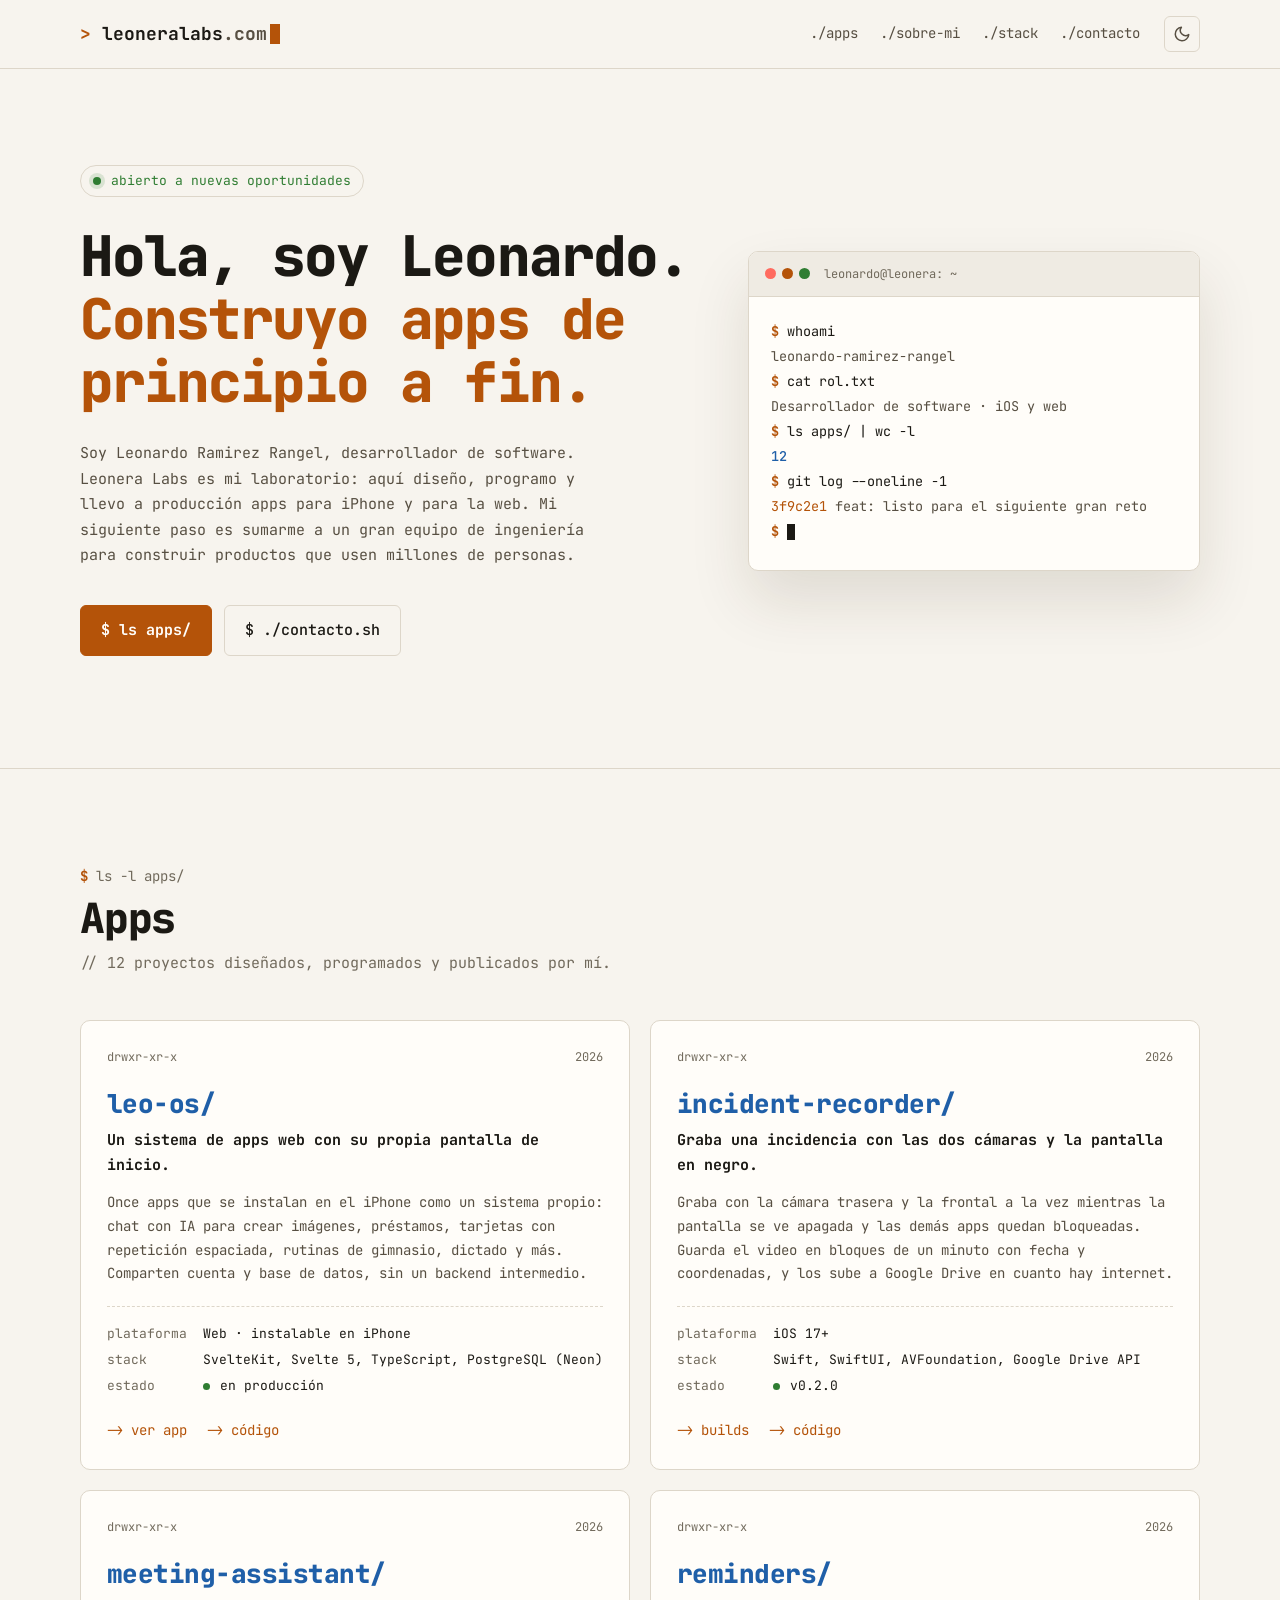
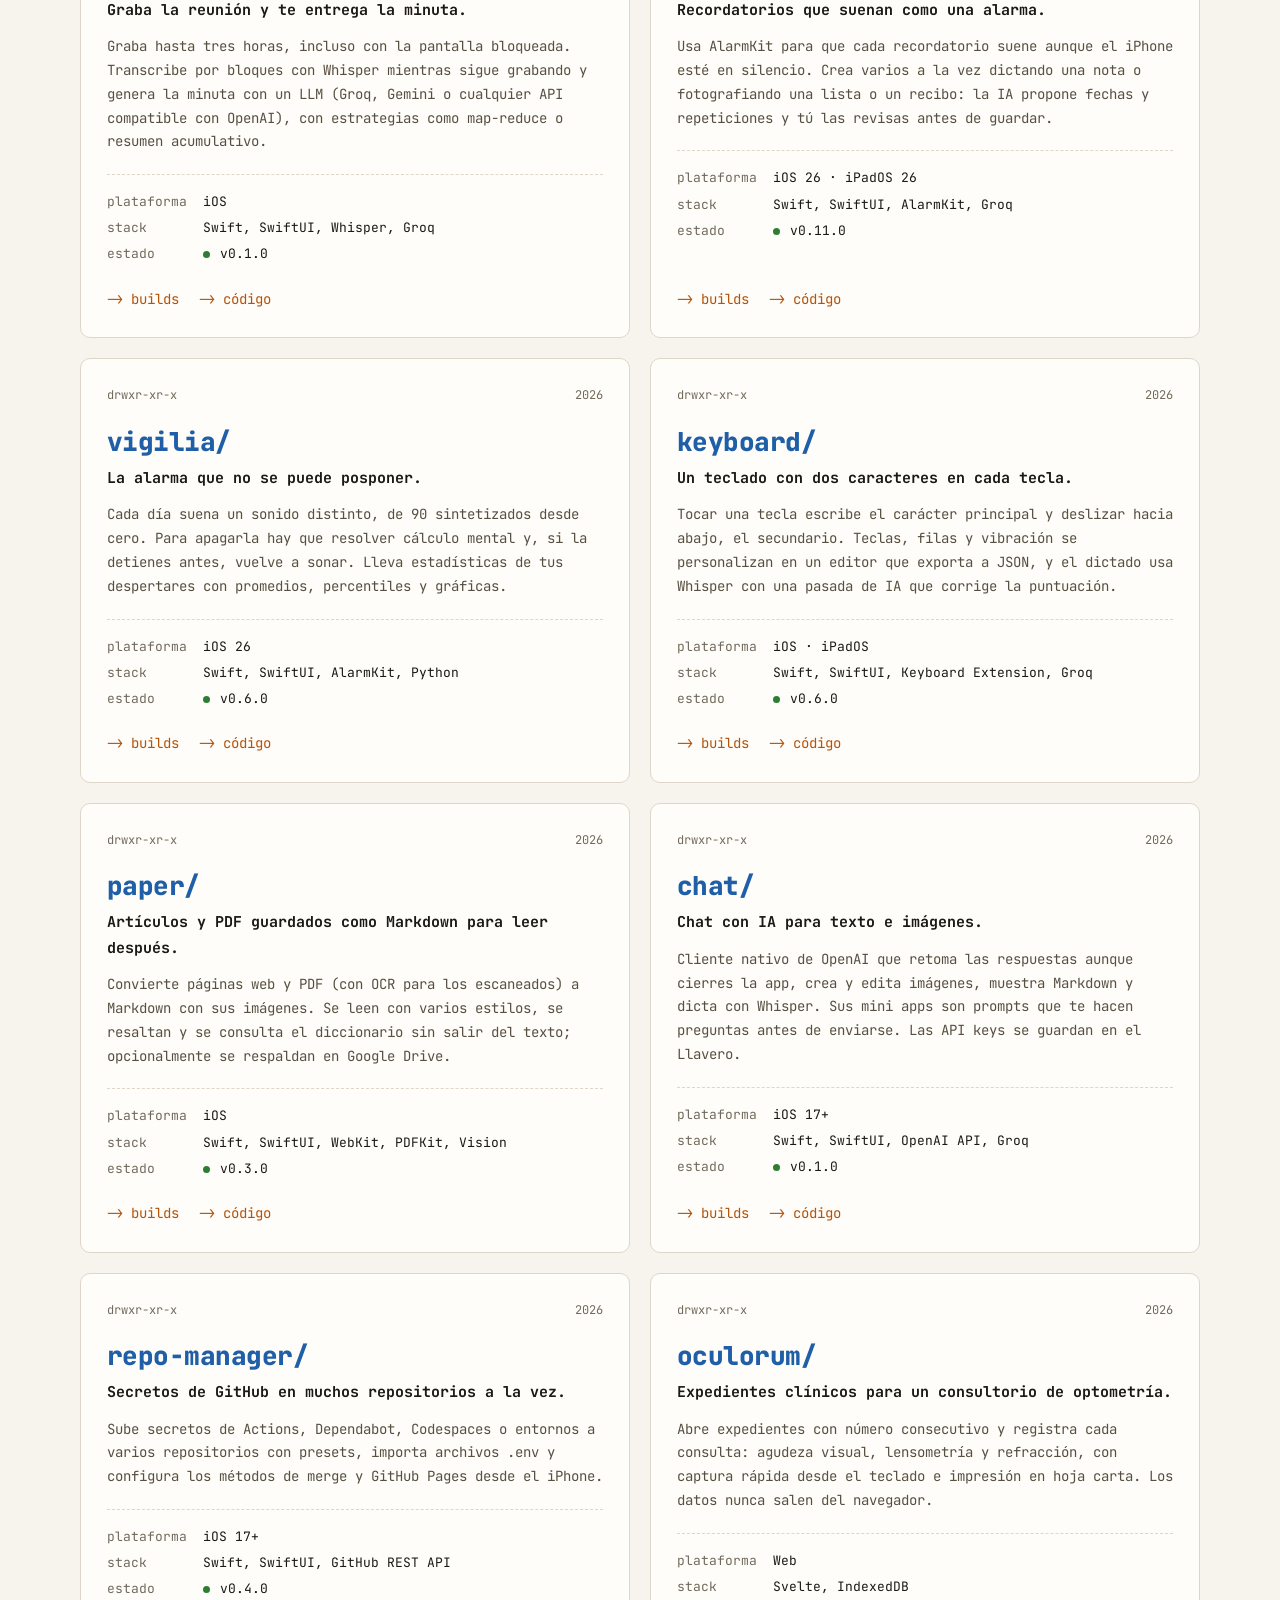
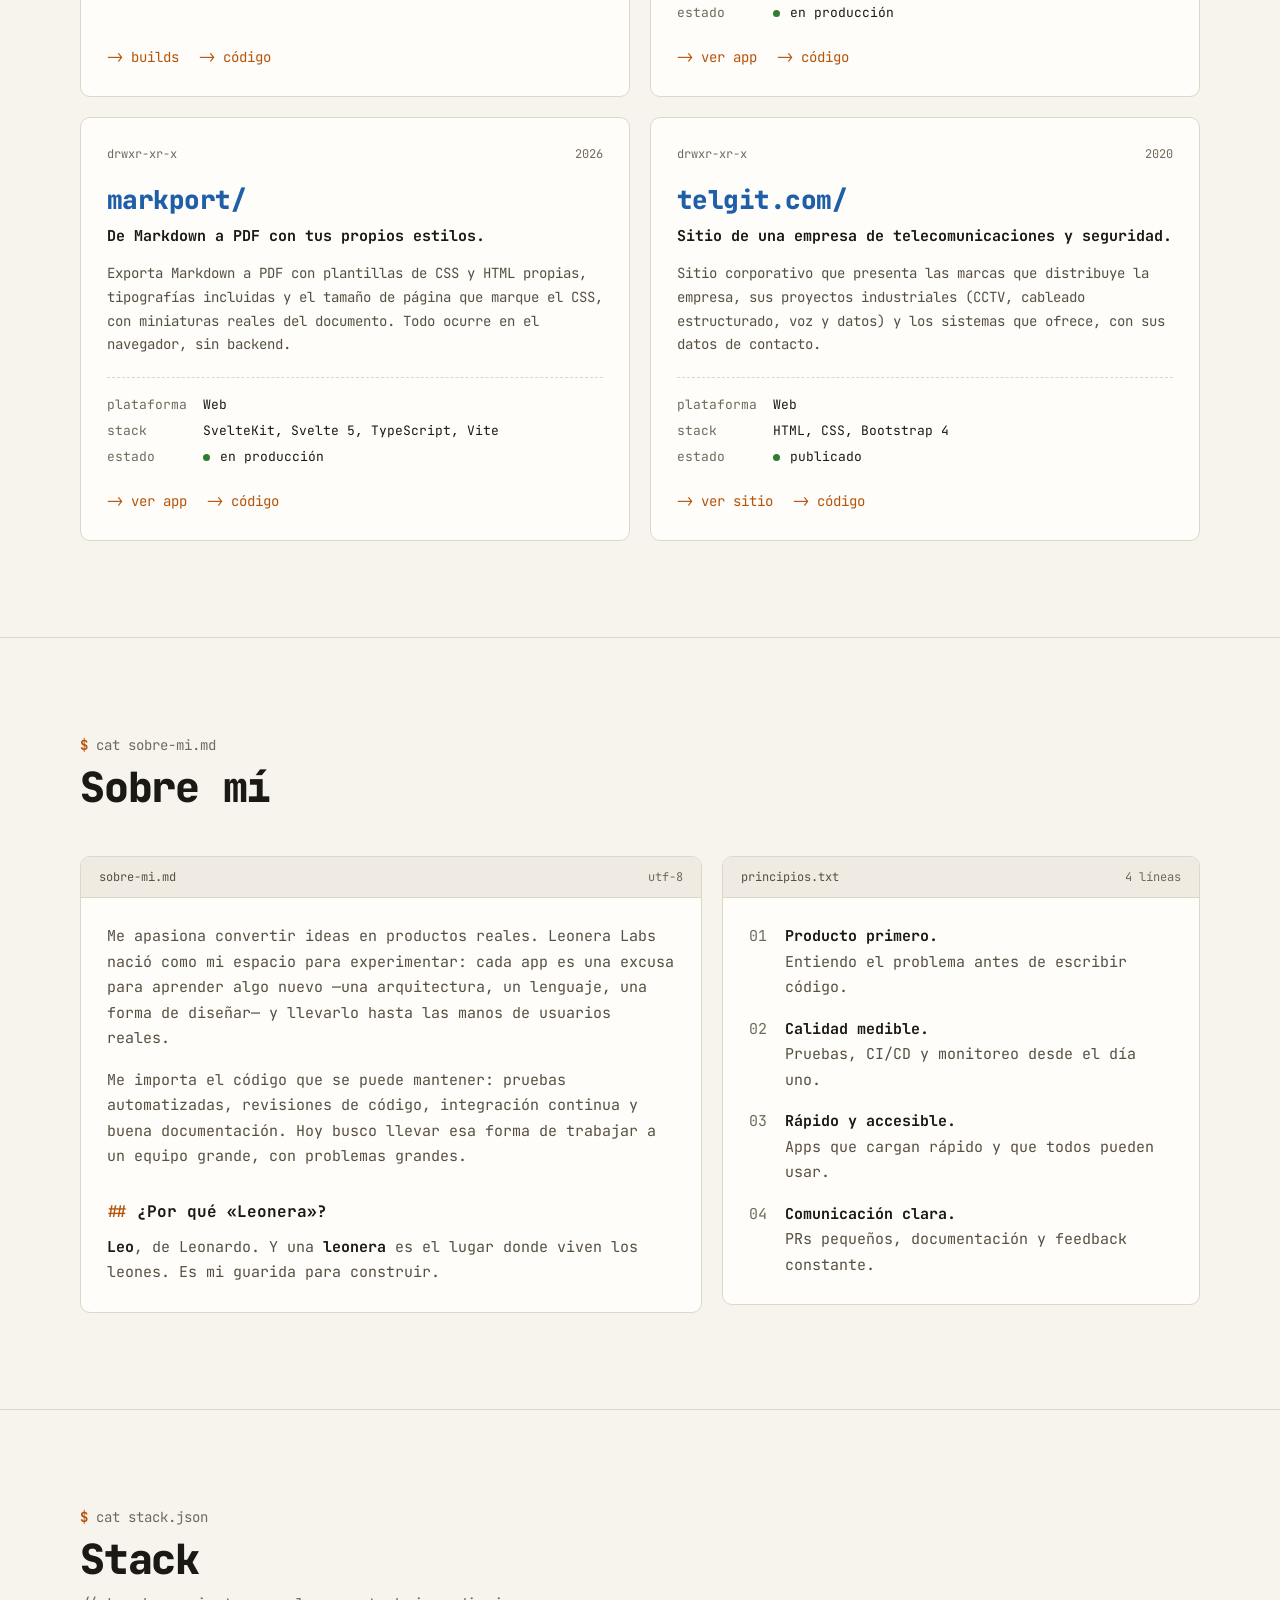
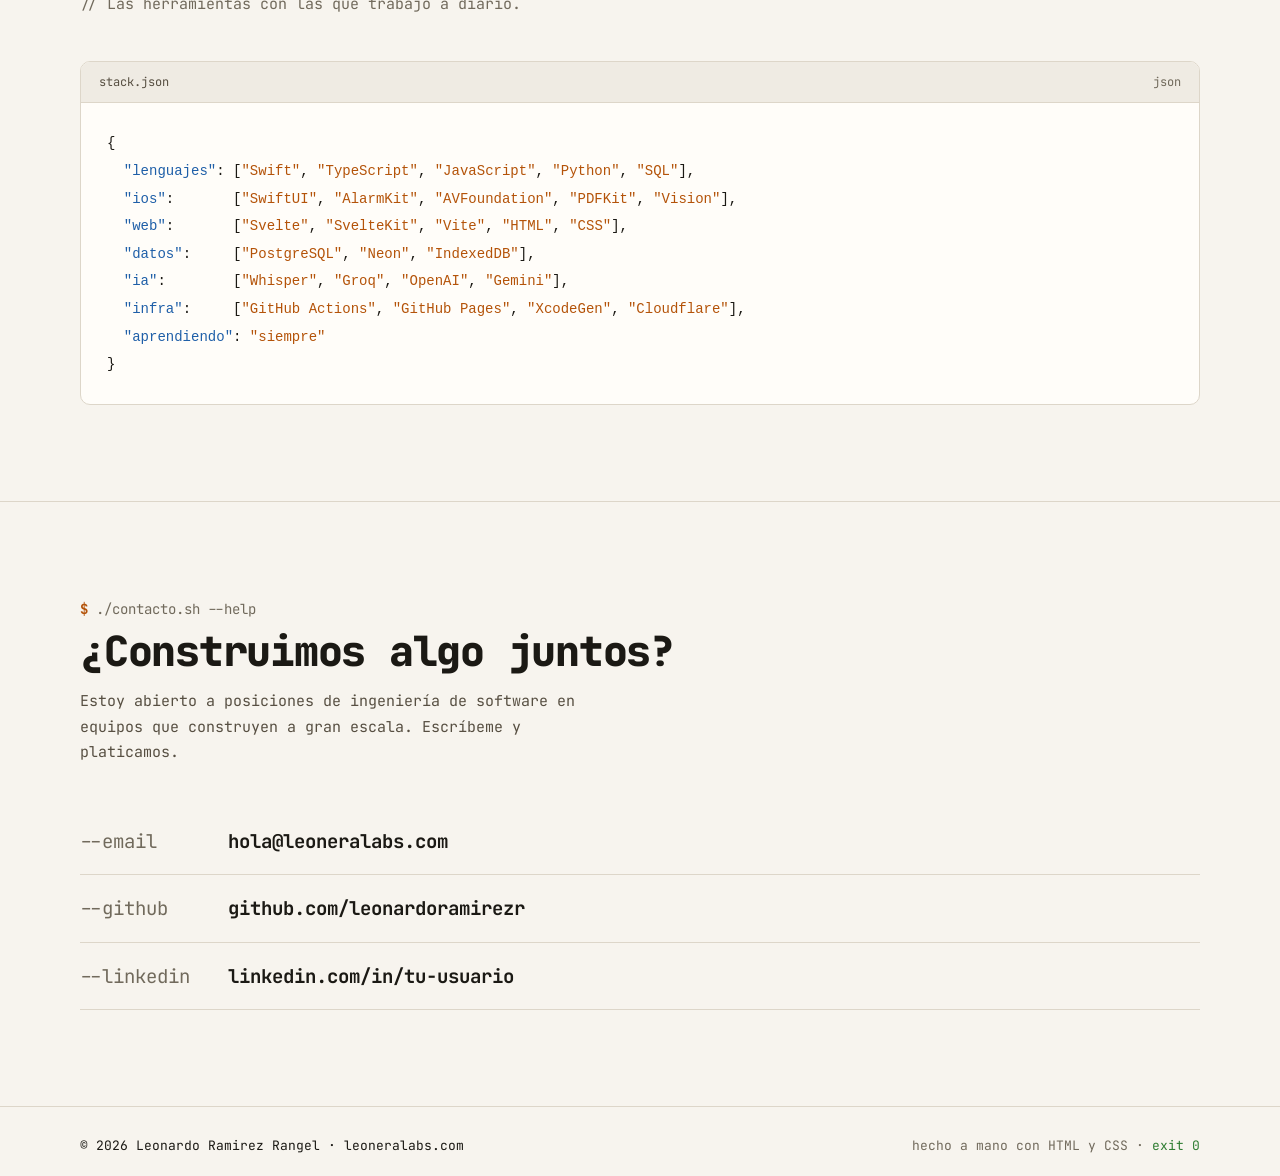
<file: index.html>
<!doctype html>
<html lang="es">
<head>
  <meta charset="utf-8">
  <meta name="viewport" content="width=device-width, initial-scale=1">
  <title>Leonardo Ramirez Rangel · Desarrollador de software | leoneralabs.com</title>
  <meta name="description" content="Portafolio de Leonardo Ramirez Rangel, desarrollador de software. Apps para iPhone y web diseñadas, programadas y publicadas en Leonera Labs.">
  <meta name="author" content="Leonardo Ramirez Rangel">
  <meta name="theme-color" content="#0e0d0b">
  <link rel="canonical" href="https://leoneralabs.com/">
  <meta property="og:type" content="website">
  <meta property="og:url" content="https://leoneralabs.com/">
  <meta property="og:title" content="Leonardo Ramirez Rangel · Desarrollador de software">
  <meta property="og:description" content="Apps para iPhone y web diseñadas, programadas y publicadas en Leonera Labs.">
  <link rel="icon" href="favicon.svg" type="image/svg+xml">
  <link rel="preconnect" href="https://fonts.googleapis.com">
  <link rel="preconnect" href="https://fonts.gstatic.com" crossorigin>
  <link rel="stylesheet" href="https://fonts.googleapis.com/css2?family=JetBrains+Mono:wght@400;500;700;800&display=swap">
  <link rel="stylesheet" href="styles.css">
  <script>
    // Aplica el tema elegido antes de pintar la página para que no parpadee.
    try {
      var tema = localStorage.getItem("tema");
      if (tema === "light" || tema === "dark") document.documentElement.dataset.theme = tema;
    } catch (e) {}
  </script>
  <script type="application/ld+json">
  {
    "@context": "https://schema.org",
    "@type": "Person",
    "name": "Leonardo Ramirez Rangel",
    "jobTitle": "Desarrollador de software",
    "url": "https://leoneralabs.com/",
    "sameAs": ["https://github.com/leonardoramirezr"]
  }
  </script>
</head>
<body>
  <a class="skip" href="#contenido">Saltar al contenido</a>

  <header class="topbar">
    <div class="wrap topbar__inner">
      <a class="logo" href="#top" aria-label="leoneralabs.com, inicio">
        <span class="logo__prompt" aria-hidden="true">&gt;</span>
        <span>leoneralabs</span><span class="logo__tld">.com</span>
        <span class="logo__cursor" aria-hidden="true"></span>
      </a>
      <nav class="nav" aria-label="Principal">
        <a href="#apps">./apps</a>
        <a href="#sobre-mi">./sobre-mi</a>
        <a href="#stack">./stack</a>
        <a href="#contacto">./contacto</a>
      </nav>
      <button class="theme-toggle" type="button" aria-label="Cambiar tema" hidden>
        <svg class="theme-toggle__sun" width="18" height="18" viewBox="0 0 24 24" fill="none" stroke="currentColor" stroke-width="2" stroke-linecap="round" aria-hidden="true"><circle cx="12" cy="12" r="4"/><path d="M12 2v2M12 20v2M4.93 4.93l1.41 1.41M17.66 17.66l1.41 1.41M2 12h2M20 12h2M4.93 19.07l1.41-1.41M17.66 6.34l1.41-1.41"/></svg>
        <svg class="theme-toggle__moon" width="18" height="18" viewBox="0 0 24 24" fill="none" stroke="currentColor" stroke-width="2" stroke-linecap="round" stroke-linejoin="round" aria-hidden="true"><path d="M21 12.79A9 9 0 1 1 11.21 3 7 7 0 0 0 21 12.79z"/></svg>
      </button>
    </div>
  </header>

  <main id="contenido">
    <section class="hero wrap" id="top">
      <div class="hero__text">
        <p class="status"><span class="dot" aria-hidden="true"></span>abierto a nuevas oportunidades</p>
        <h1 class="hero__title">Hola, soy Leonardo.<br><span class="hl">Construyo apps de principio a fin.</span></h1>
        <p class="hero__lead">
          Soy Leonardo Ramirez Rangel, desarrollador de software. Leonera Labs es mi laboratorio:
          aquí diseño, programo y llevo a producción apps para iPhone y para la web. Mi siguiente paso es sumarme a
          un gran equipo de ingeniería para construir productos que usen millones de personas.
        </p>
        <div class="actions">
          <a class="btn btn--primary" href="#apps">$ ls apps/</a>
          <a class="btn" href="#contacto">$ ./contacto.sh</a>
        </div>
      </div>

      <div class="term" aria-label="Terminal de presentación">
        <div class="term__bar">
          <span class="term__dots" aria-hidden="true"><i></i><i></i><i></i></span>
          <span class="term__title">leonardo@leonera: ~</span>
        </div>
        <pre class="term__body"><span class="line" style="--i:0"><span class="ps">$</span> whoami</span>
<span class="line out" style="--i:1">leonardo-ramirez-rangel</span>
<span class="line" style="--i:2"><span class="ps">$</span> cat rol.txt</span>
<span class="line out" style="--i:3">Desarrollador de software · iOS y web</span>
<span class="line" style="--i:4"><span class="ps">$</span> ls apps/ | wc -l</span>
<span class="line out" style="--i:5"><b>12</b></span>
<span class="line" style="--i:6"><span class="ps">$</span> git log --oneline -1</span>
<span class="line out" style="--i:7"><span class="hash">3f9c2e1</span> feat: listo para el siguiente gran reto</span>
<span class="line" style="--i:8"><span class="ps">$</span> <span class="caret" aria-hidden="true"></span></span></pre>
      </div>
    </section>

    <!-- Proyectos publicados en https://leonardoramirezr.github.io/home/ -->
    <section class="section" id="apps">
      <div class="wrap">
        <header class="section__head">
          <p class="cmd" aria-hidden="true"><span class="ps">$</span> ls -l apps/</p>
          <h2 class="section__title">Apps</h2>
          <p class="comment">// 12 proyectos diseñados, programados y publicados por mí.</p>
        </header>

        <div class="apps">
          <article class="app">
            <div class="app__top"><span>drwxr-xr-x</span><span>2026</span></div>
            <h3 class="app__name">leo-os/</h3>
            <p class="app__tagline">Un sistema de apps web con su propia pantalla de inicio.</p>
            <p class="app__desc">Once apps que se instalan en el iPhone como un sistema propio: chat con IA para crear imágenes, préstamos, tarjetas con repetición espaciada, rutinas de gimnasio, dictado y más. Comparten cuenta y base de datos, sin un backend intermedio.</p>
            <dl class="app__meta">
              <div><dt>plataforma</dt><dd>Web · instalable en iPhone</dd></div>
              <div><dt>stack</dt><dd>SvelteKit, Svelte 5, TypeScript, PostgreSQL (Neon)</dd></div>
              <div><dt>estado</dt><dd><span class="dot" aria-hidden="true"></span>en producción</dd></div>
            </dl>
            <p class="app__links"><a href="https://leo-os.is-cool.dev/">-&gt; ver app</a><a href="https://github.com/leonardoramirezr/leo-os">-&gt; código</a></p>
          </article>

          <article class="app">
            <div class="app__top"><span>drwxr-xr-x</span><span>2026</span></div>
            <h3 class="app__name">incident-recorder/</h3>
            <p class="app__tagline">Graba una incidencia con las dos cámaras y la pantalla en negro.</p>
            <p class="app__desc">Graba con la cámara trasera y la frontal a la vez mientras la pantalla se ve apagada y las demás apps quedan bloqueadas. Guarda el video en bloques de un minuto con fecha y coordenadas, y los sube a Google Drive en cuanto hay internet.</p>
            <dl class="app__meta">
              <div><dt>plataforma</dt><dd>iOS 17+</dd></div>
              <div><dt>stack</dt><dd>Swift, SwiftUI, AVFoundation, Google Drive API</dd></div>
              <div><dt>estado</dt><dd><span class="dot" aria-hidden="true"></span>v0.2.0</dd></div>
            </dl>
            <p class="app__links"><a href="https://leonardoramirezr.github.io/iOS-Incident-Recorder-by-Leonera/">-&gt; builds</a><a href="https://github.com/leonardoramirezr/iOS-Incident-Recorder-by-Leonera">-&gt; código</a></p>
          </article>

          <article class="app">
            <div class="app__top"><span>drwxr-xr-x</span><span>2026</span></div>
            <h3 class="app__name">meeting-assistant/</h3>
            <p class="app__tagline">Graba la reunión y te entrega la minuta.</p>
            <p class="app__desc">Graba hasta tres horas, incluso con la pantalla bloqueada. Transcribe por bloques con Whisper mientras sigue grabando y genera la minuta con un LLM (Groq, Gemini o cualquier API compatible con OpenAI), con estrategias como map-reduce o resumen acumulativo.</p>
            <dl class="app__meta">
              <div><dt>plataforma</dt><dd>iOS</dd></div>
              <div><dt>stack</dt><dd>Swift, SwiftUI, Whisper, Groq</dd></div>
              <div><dt>estado</dt><dd><span class="dot" aria-hidden="true"></span>v0.1.0</dd></div>
            </dl>
            <p class="app__links"><a href="https://leonardoramirezr.github.io/iOS-Meeting-Assistant-by-Leonera/">-&gt; builds</a><a href="https://github.com/leonardoramirezr/iOS-Meeting-Assistant-by-Leonera">-&gt; código</a></p>
          </article>

          <article class="app">
            <div class="app__top"><span>drwxr-xr-x</span><span>2026</span></div>
            <h3 class="app__name">reminders/</h3>
            <p class="app__tagline">Recordatorios que suenan como una alarma.</p>
            <p class="app__desc">Usa AlarmKit para que cada recordatorio suene aunque el iPhone esté en silencio. Crea varios a la vez dictando una nota o fotografiando una lista o un recibo: la IA propone fechas y repeticiones y tú las revisas antes de guardar.</p>
            <dl class="app__meta">
              <div><dt>plataforma</dt><dd>iOS 26 · iPadOS 26</dd></div>
              <div><dt>stack</dt><dd>Swift, SwiftUI, AlarmKit, Groq</dd></div>
              <div><dt>estado</dt><dd><span class="dot" aria-hidden="true"></span>v0.11.0</dd></div>
            </dl>
            <p class="app__links"><a href="https://leonardoramirezr.github.io/iOS-Leonera-Reminders/">-&gt; builds</a><a href="https://github.com/leonardoramirezr/iOS-Leonera-Reminders">-&gt; código</a></p>
          </article>

          <article class="app">
            <div class="app__top"><span>drwxr-xr-x</span><span>2026</span></div>
            <h3 class="app__name">vigilia/</h3>
            <p class="app__tagline">La alarma que no se puede posponer.</p>
            <p class="app__desc">Cada día suena un sonido distinto, de 90 sintetizados desde cero. Para apagarla hay que resolver cálculo mental y, si la detienes antes, vuelve a sonar. Lleva estadísticas de tus despertares con promedios, percentiles y gráficas.</p>
            <dl class="app__meta">
              <div><dt>plataforma</dt><dd>iOS 26</dd></div>
              <div><dt>stack</dt><dd>Swift, SwiftUI, AlarmKit, Python</dd></div>
              <div><dt>estado</dt><dd><span class="dot" aria-hidden="true"></span>v0.6.0</dd></div>
            </dl>
            <p class="app__links"><a href="https://leonardoramirezr.github.io/iOS-Leonera-Alarm/">-&gt; builds</a><a href="https://github.com/leonardoramirezr/iOS-Leonera-Alarm">-&gt; código</a></p>
          </article>

          <article class="app">
            <div class="app__top"><span>drwxr-xr-x</span><span>2026</span></div>
            <h3 class="app__name">keyboard/</h3>
            <p class="app__tagline">Un teclado con dos caracteres en cada tecla.</p>
            <p class="app__desc">Tocar una tecla escribe el carácter principal y deslizar hacia abajo, el secundario. Teclas, filas y vibración se personalizan en un editor que exporta a JSON, y el dictado usa Whisper con una pasada de IA que corrige la puntuación.</p>
            <dl class="app__meta">
              <div><dt>plataforma</dt><dd>iOS · iPadOS</dd></div>
              <div><dt>stack</dt><dd>Swift, SwiftUI, Keyboard Extension, Groq</dd></div>
              <div><dt>estado</dt><dd><span class="dot" aria-hidden="true"></span>v0.6.0</dd></div>
            </dl>
            <p class="app__links"><a href="https://leonardoramirezr.github.io/iOS-Leonera-Keyboard/">-&gt; builds</a><a href="https://github.com/leonardoramirezr/iOS-Leonera-Keyboard">-&gt; código</a></p>
          </article>

          <article class="app">
            <div class="app__top"><span>drwxr-xr-x</span><span>2026</span></div>
            <h3 class="app__name">paper/</h3>
            <p class="app__tagline">Artículos y PDF guardados como Markdown para leer después.</p>
            <p class="app__desc">Convierte páginas web y PDF (con OCR para los escaneados) a Markdown con sus imágenes. Se leen con varios estilos, se resaltan y se consulta el diccionario sin salir del texto; opcionalmente se respaldan en Google Drive.</p>
            <dl class="app__meta">
              <div><dt>plataforma</dt><dd>iOS</dd></div>
              <div><dt>stack</dt><dd>Swift, SwiftUI, WebKit, PDFKit, Vision</dd></div>
              <div><dt>estado</dt><dd><span class="dot" aria-hidden="true"></span>v0.3.0</dd></div>
            </dl>
            <p class="app__links"><a href="https://leonardoramirezr.github.io/iOS-Leonera-Paper/">-&gt; builds</a><a href="https://github.com/leonardoramirezr/iOS-Leonera-Paper">-&gt; código</a></p>
          </article>

          <article class="app">
            <div class="app__top"><span>drwxr-xr-x</span><span>2026</span></div>
            <h3 class="app__name">chat/</h3>
            <p class="app__tagline">Chat con IA para texto e imágenes.</p>
            <p class="app__desc">Cliente nativo de OpenAI que retoma las respuestas aunque cierres la app, crea y edita imágenes, muestra Markdown y dicta con Whisper. Sus mini apps son prompts que te hacen preguntas antes de enviarse. Las API keys se guardan en el Llavero.</p>
            <dl class="app__meta">
              <div><dt>plataforma</dt><dd>iOS 17+</dd></div>
              <div><dt>stack</dt><dd>Swift, SwiftUI, OpenAI API, Groq</dd></div>
              <div><dt>estado</dt><dd><span class="dot" aria-hidden="true"></span>v0.1.0</dd></div>
            </dl>
            <p class="app__links"><a href="https://leonardoramirezr.github.io/iOS-Leonera-Chat/">-&gt; builds</a><a href="https://github.com/leonardoramirezr/iOS-Leonera-Chat">-&gt; código</a></p>
          </article>

          <article class="app">
            <div class="app__top"><span>drwxr-xr-x</span><span>2026</span></div>
            <h3 class="app__name">repo-manager/</h3>
            <p class="app__tagline">Secretos de GitHub en muchos repositorios a la vez.</p>
            <p class="app__desc">Sube secretos de Actions, Dependabot, Codespaces o entornos a varios repositorios con presets, importa archivos .env y configura los métodos de merge y GitHub Pages desde el iPhone.</p>
            <dl class="app__meta">
              <div><dt>plataforma</dt><dd>iOS 17+</dd></div>
              <div><dt>stack</dt><dd>Swift, SwiftUI, GitHub REST API</dd></div>
              <div><dt>estado</dt><dd><span class="dot" aria-hidden="true"></span>v0.4.0</dd></div>
            </dl>
            <p class="app__links"><a href="https://leonardoramirezr.github.io/iOS-Repo-Manager-by-Leonera/">-&gt; builds</a><a href="https://github.com/leonardoramirezr/iOS-Repo-Manager-by-Leonera">-&gt; código</a></p>
          </article>

          <article class="app">
            <div class="app__top"><span>drwxr-xr-x</span><span>2026</span></div>
            <h3 class="app__name">oculorum/</h3>
            <p class="app__tagline">Expedientes clínicos para un consultorio de optometría.</p>
            <p class="app__desc">Abre expedientes con número consecutivo y registra cada consulta: agudeza visual, lensometría y refracción, con captura rápida desde el teclado e impresión en hoja carta. Los datos nunca salen del navegador.</p>
            <dl class="app__meta">
              <div><dt>plataforma</dt><dd>Web</dd></div>
              <div><dt>stack</dt><dd>Svelte, IndexedDB</dd></div>
              <div><dt>estado</dt><dd><span class="dot" aria-hidden="true"></span>en producción</dd></div>
            </dl>
            <p class="app__links"><a href="https://leonardoramirezr.github.io/oculorum-database/">-&gt; ver app</a><a href="https://github.com/leonardoramirezr/oculorum-database">-&gt; código</a></p>
          </article>

          <article class="app">
            <div class="app__top"><span>drwxr-xr-x</span><span>2026</span></div>
            <h3 class="app__name">markport/</h3>
            <p class="app__tagline">De Markdown a PDF con tus propios estilos.</p>
            <p class="app__desc">Exporta Markdown a PDF con plantillas de CSS y HTML propias, tipografías incluidas y el tamaño de página que marque el CSS, con miniaturas reales del documento. Todo ocurre en el navegador, sin backend.</p>
            <dl class="app__meta">
              <div><dt>plataforma</dt><dd>Web</dd></div>
              <div><dt>stack</dt><dd>SvelteKit, Svelte 5, TypeScript, Vite</dd></div>
              <div><dt>estado</dt><dd><span class="dot" aria-hidden="true"></span>en producción</dd></div>
            </dl>
            <p class="app__links"><a href="https://leonardoramirezr.github.io/markport-web/">-&gt; ver app</a><a href="https://github.com/leonardoramirezr/markport-web">-&gt; código</a></p>
          </article>

          <article class="app">
            <div class="app__top"><span>drwxr-xr-x</span><span>2020</span></div>
            <h3 class="app__name">telgit.com/</h3>
            <p class="app__tagline">Sitio de una empresa de telecomunicaciones y seguridad.</p>
            <p class="app__desc">Sitio corporativo que presenta las marcas que distribuye la empresa, sus proyectos industriales (CCTV, cableado estructurado, voz y datos) y los sistemas que ofrece, con sus datos de contacto.</p>
            <dl class="app__meta">
              <div><dt>plataforma</dt><dd>Web</dd></div>
              <div><dt>stack</dt><dd>HTML, CSS, Bootstrap 4</dd></div>
              <div><dt>estado</dt><dd><span class="dot" aria-hidden="true"></span>publicado</dd></div>
            </dl>
            <p class="app__links"><a href="https://leonardoramirezr.github.io/telgit.com/">-&gt; ver sitio</a><a href="https://github.com/leonardoramirezr/telgit.com">-&gt; código</a></p>
          </article>
        </div>
      </div>
    </section>

    <section class="section" id="sobre-mi">
      <div class="wrap">
        <header class="section__head">
          <p class="cmd" aria-hidden="true"><span class="ps">$</span> cat sobre-mi.md</p>
          <h2 class="section__title">Sobre mí</h2>
        </header>

        <div class="about">
          <div class="file">
            <div class="file__bar"><span>sobre-mi.md</span><span class="dim">utf-8</span></div>
            <div class="file__body">
              <p>
                Me apasiona convertir ideas en productos reales. Leonera Labs nació como mi espacio para
                experimentar: cada app es una excusa para aprender algo nuevo —una arquitectura, un lenguaje,
                una forma de diseñar— y llevarlo hasta las manos de usuarios reales.
              </p>
              <p>
                Me importa el código que se puede mantener: pruebas automatizadas, revisiones de código,
                integración continua y buena documentación. Hoy busco llevar esa forma de trabajar a un
                equipo grande, con problemas grandes.
              </p>
              <h3 class="md-h"><span class="md-mark" aria-hidden="true">## </span>¿Por qué «Leonera»?</h3>
              <p>
                <em>Leo</em>, de Leonardo. Y una <em>leonera</em> es el lugar donde viven los leones.
                Es mi guarida para construir.
              </p>
            </div>
          </div>

          <div class="file">
            <div class="file__bar"><span>principios.txt</span><span class="dim">4 líneas</span></div>
            <ol class="file__body principles">
              <li><strong>Producto primero.</strong> Entiendo el problema antes de escribir código.</li>
              <li><strong>Calidad medible.</strong> Pruebas, CI/CD y monitoreo desde el día uno.</li>
              <li><strong>Rápido y accesible.</strong> Apps que cargan rápido y que todos pueden usar.</li>
              <li><strong>Comunicación clara.</strong> PRs pequeños, documentación y feedback constante.</li>
            </ol>
          </div>
        </div>
      </div>
    </section>

    <!-- EDITA: ajusta tu stack real. -->
    <section class="section" id="stack">
      <div class="wrap">
        <header class="section__head">
          <p class="cmd" aria-hidden="true"><span class="ps">$</span> cat stack.json</p>
          <h2 class="section__title">Stack</h2>
          <p class="comment">// Las herramientas con las que trabajo a diario.</p>
        </header>

        <div class="file">
          <div class="file__bar"><span>stack.json</span><span class="dim">json</span></div>
          <pre class="file__body json"><code>{
  <span class="k">"lenguajes"</span>: [<span class="s">"Swift"</span>, <span class="s">"TypeScript"</span>, <span class="s">"JavaScript"</span>, <span class="s">"Python"</span>, <span class="s">"SQL"</span>],
  <span class="k">"ios"</span>:       [<span class="s">"SwiftUI"</span>, <span class="s">"AlarmKit"</span>, <span class="s">"AVFoundation"</span>, <span class="s">"PDFKit"</span>, <span class="s">"Vision"</span>],
  <span class="k">"web"</span>:       [<span class="s">"Svelte"</span>, <span class="s">"SvelteKit"</span>, <span class="s">"Vite"</span>, <span class="s">"HTML"</span>, <span class="s">"CSS"</span>],
  <span class="k">"datos"</span>:     [<span class="s">"PostgreSQL"</span>, <span class="s">"Neon"</span>, <span class="s">"IndexedDB"</span>],
  <span class="k">"ia"</span>:        [<span class="s">"Whisper"</span>, <span class="s">"Groq"</span>, <span class="s">"OpenAI"</span>, <span class="s">"Gemini"</span>],
  <span class="k">"infra"</span>:     [<span class="s">"GitHub Actions"</span>, <span class="s">"GitHub Pages"</span>, <span class="s">"XcodeGen"</span>, <span class="s">"Cloudflare"</span>],
  <span class="k">"aprendiendo"</span>: <span class="s">"siempre"</span>
}</code></pre>
        </div>
      </div>
    </section>

    <!-- EDITA: cambia el correo y tu usuario de LinkedIn. -->
    <section class="section contact" id="contacto">
      <div class="wrap">
        <header class="section__head">
          <p class="cmd" aria-hidden="true"><span class="ps">$</span> ./contacto.sh --help</p>
          <h2 class="section__title">¿Construimos algo juntos?</h2>
          <p class="contact__lead">
            Estoy abierto a posiciones de ingeniería de software en equipos que construyen a gran escala.
            Escríbeme y platicamos.
          </p>
        </header>

        <ul class="flags">
          <li><span class="flag">--email</span><a href="mailto:hola@leoneralabs.com">hola@leoneralabs.com</a></li>
          <li><span class="flag">--github</span><a href="https://github.com/leonardoramirezr">github.com/leonardoramirezr</a></li>
          <li><span class="flag">--linkedin</span><a href="https://www.linkedin.com/in/TU-USUARIO">linkedin.com/in/tu-usuario</a></li>
        </ul>
      </div>
    </section>
  </main>

  <footer class="footer">
    <div class="wrap footer__inner">
      <p>© 2026 Leonardo Ramirez Rangel · leoneralabs.com</p>
      <p class="dim">hecho a mano con HTML y CSS · <span class="ok">exit 0</span></p>
    </div>
  </footer>

  <script>
    // Botón de tema. Sin elección guardada, el sitio sigue el tema del sistema. Si eliges el
    // mismo tema que el sistema, se borra la elección y el sitio vuelve a seguirlo.
    (function () {
      var root = document.documentElement;
      var boton = document.querySelector(".theme-toggle");
      var color = document.querySelector('meta[name="theme-color"]');
      var sistemaClaro = window.matchMedia("(prefers-color-scheme: light)");

      function temaSistema() {
        return sistemaClaro.matches ? "light" : "dark";
      }

      function temaActual() {
        return root.dataset.theme || temaSistema();
      }

      function actualizar() {
        var oscuro = temaActual() === "dark";
        boton.setAttribute("aria-label", oscuro ? "Cambiar a tema claro" : "Cambiar a tema oscuro");
        boton.title = oscuro ? "Tema claro" : "Tema oscuro";
        color.content = oscuro ? "#0e0d0b" : "#f7f4ee";
      }

      boton.addEventListener("click", function () {
        var nuevo = temaActual() === "dark" ? "light" : "dark";
        try {
          if (nuevo === temaSistema()) {
            delete root.dataset.theme;
            localStorage.removeItem("tema");
          } else {
            root.dataset.theme = nuevo;
            localStorage.setItem("tema", nuevo);
          }
        } catch (e) {
          root.dataset.theme = nuevo;
        }
        actualizar();
      });

      sistemaClaro.addEventListener("change", actualizar);
      boton.hidden = false;
      actualizar();
    })();
  </script>
</body>
</html>
</file>
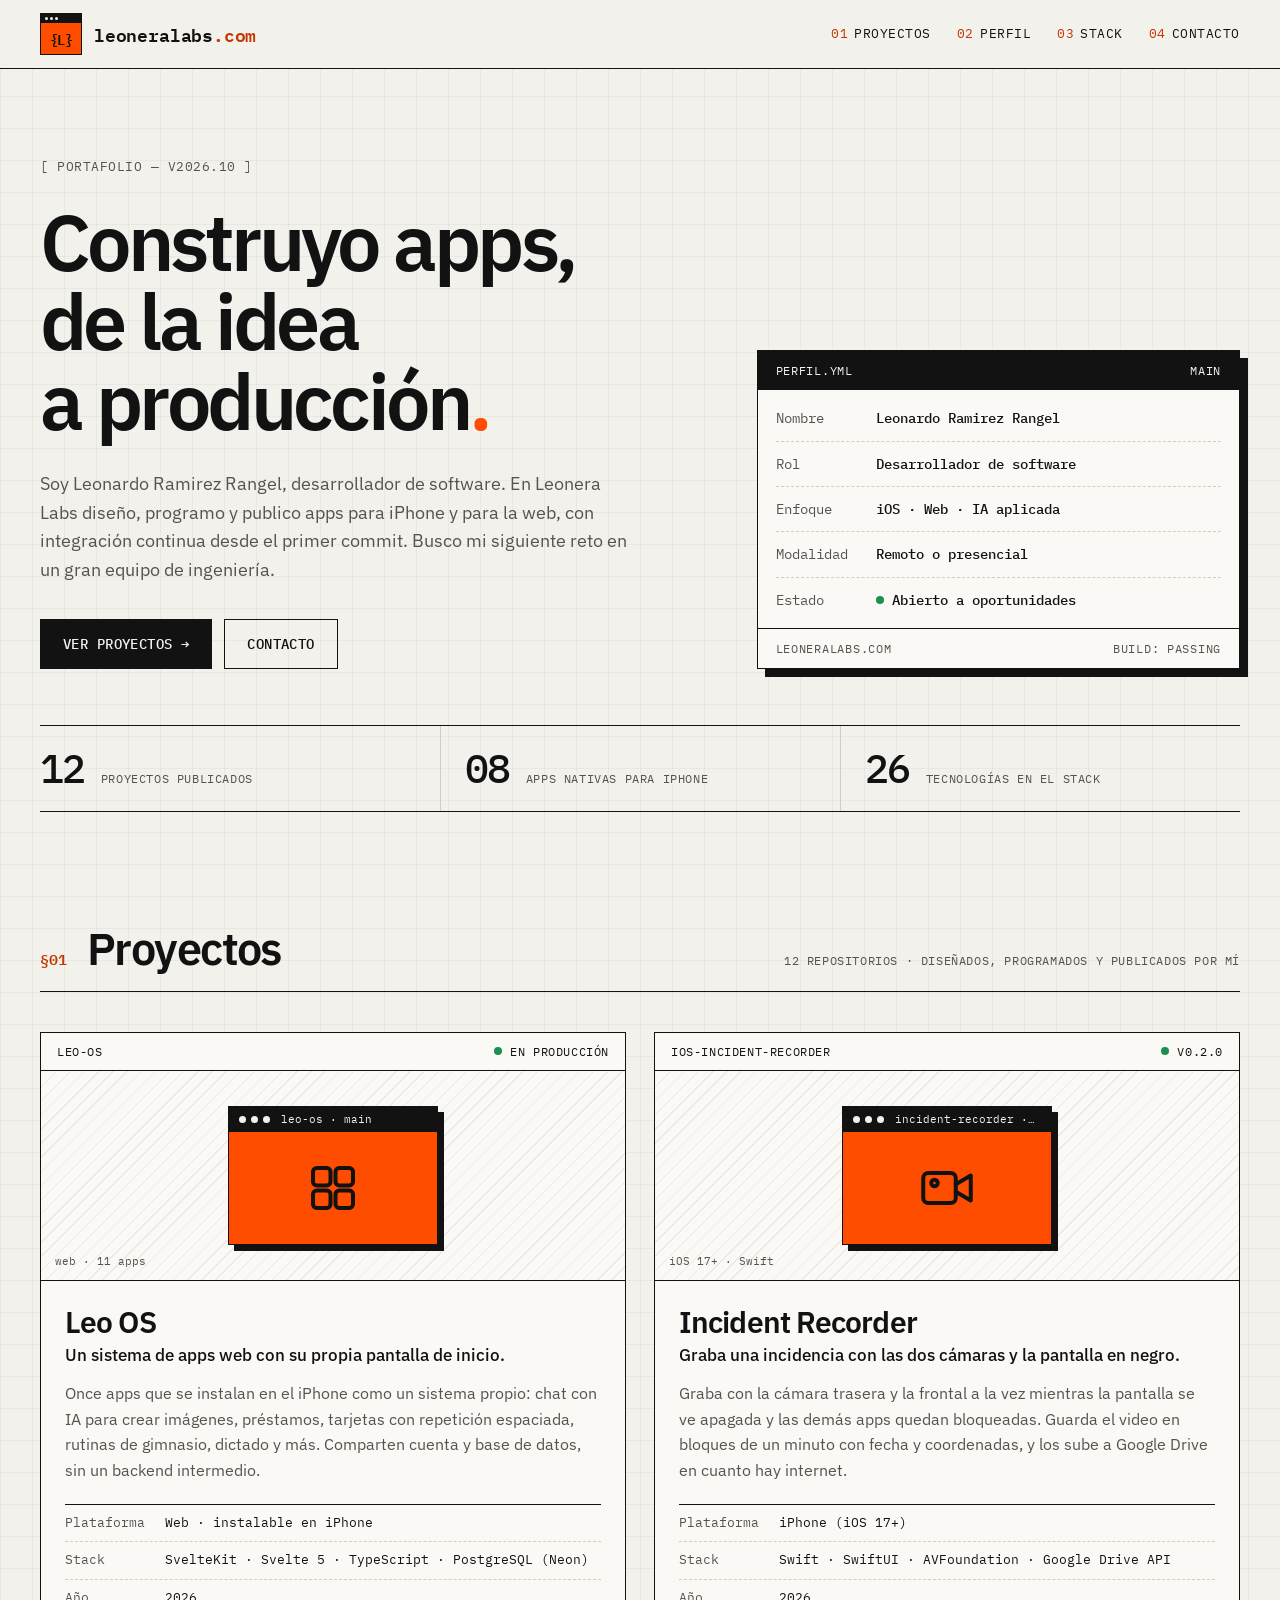
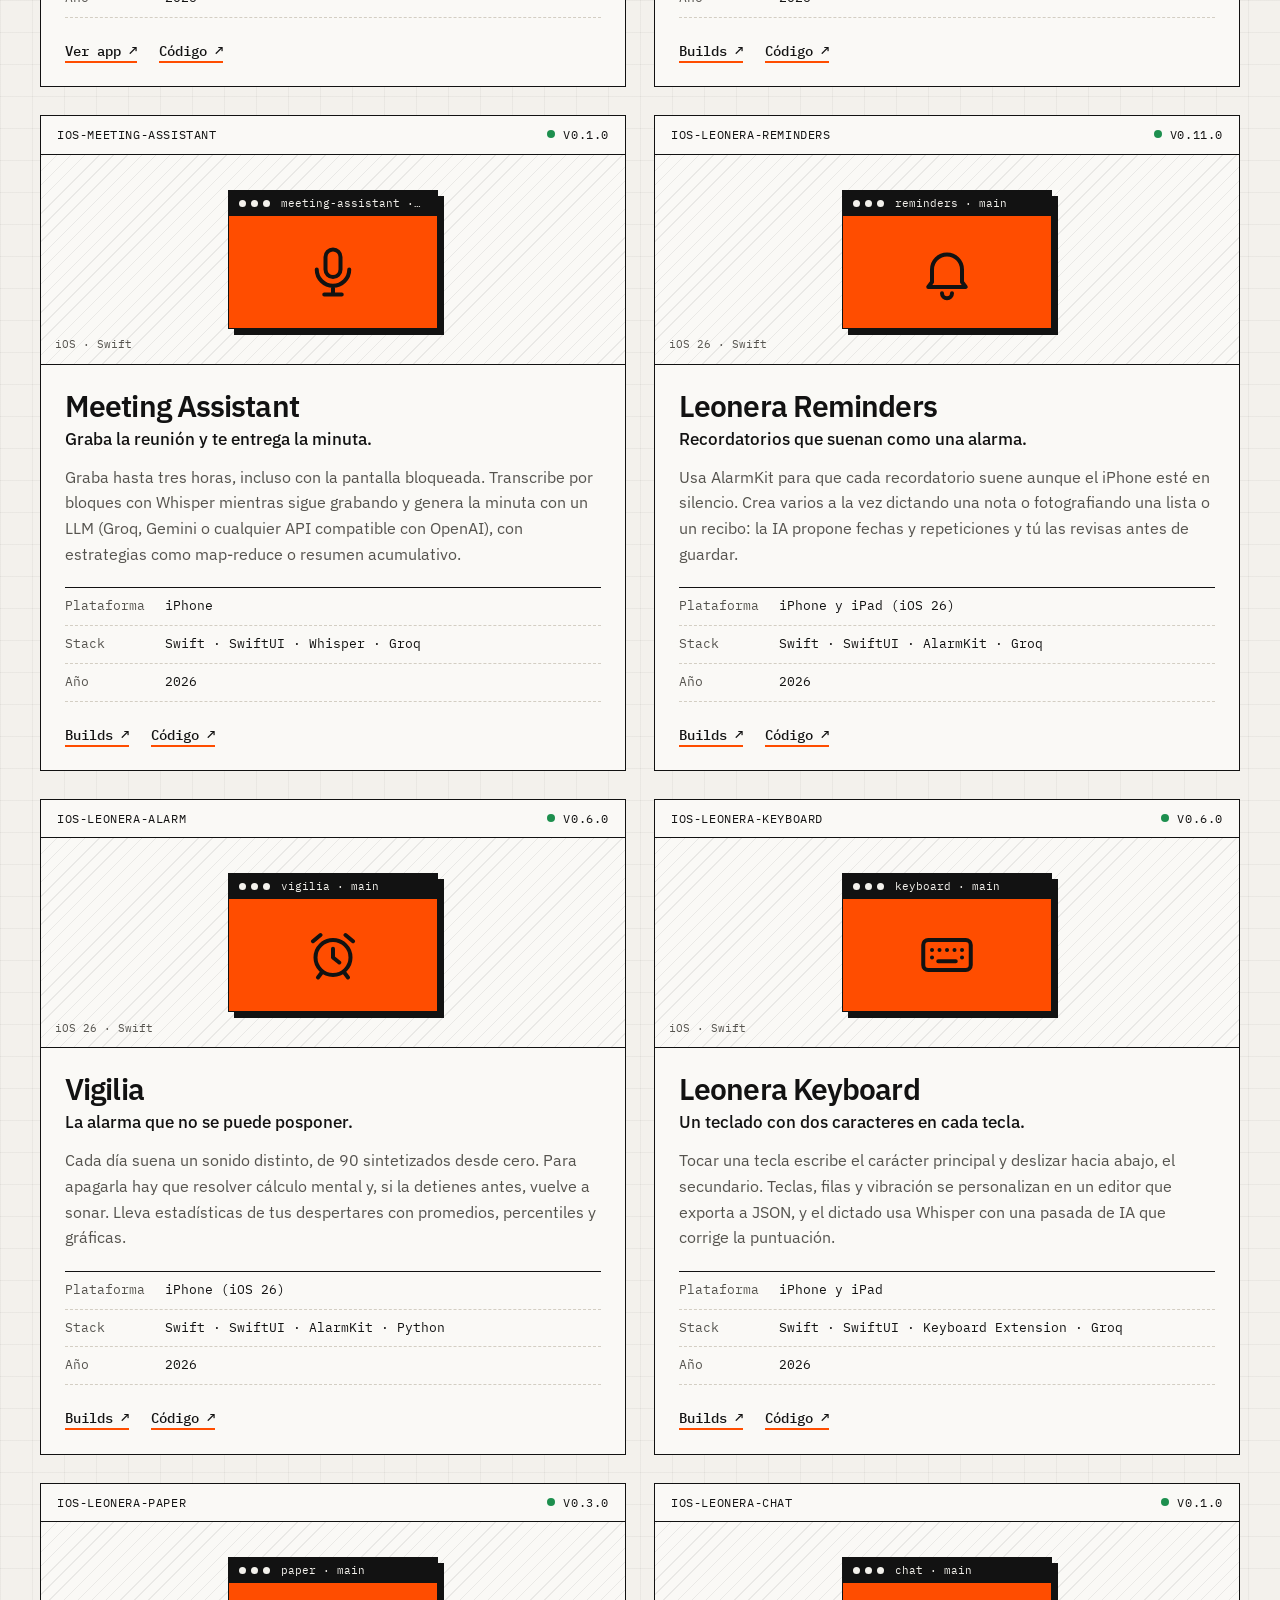
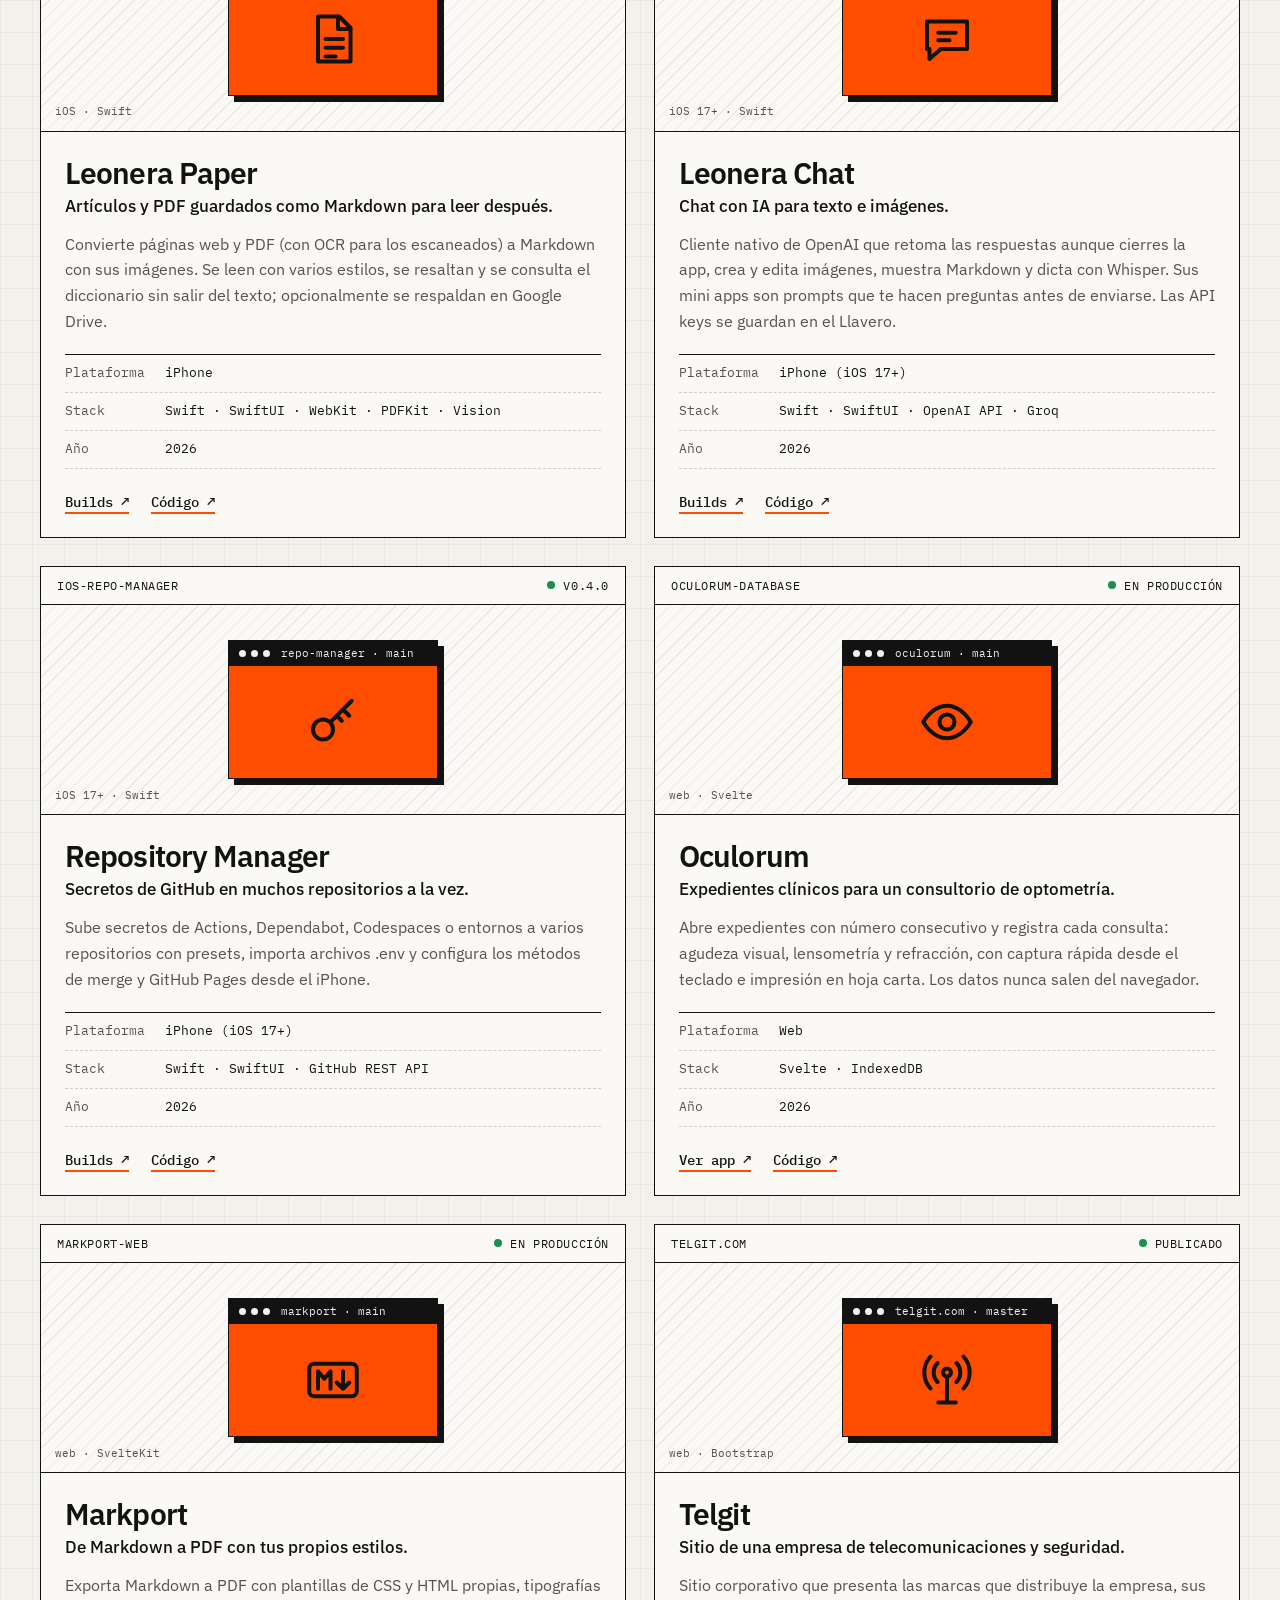
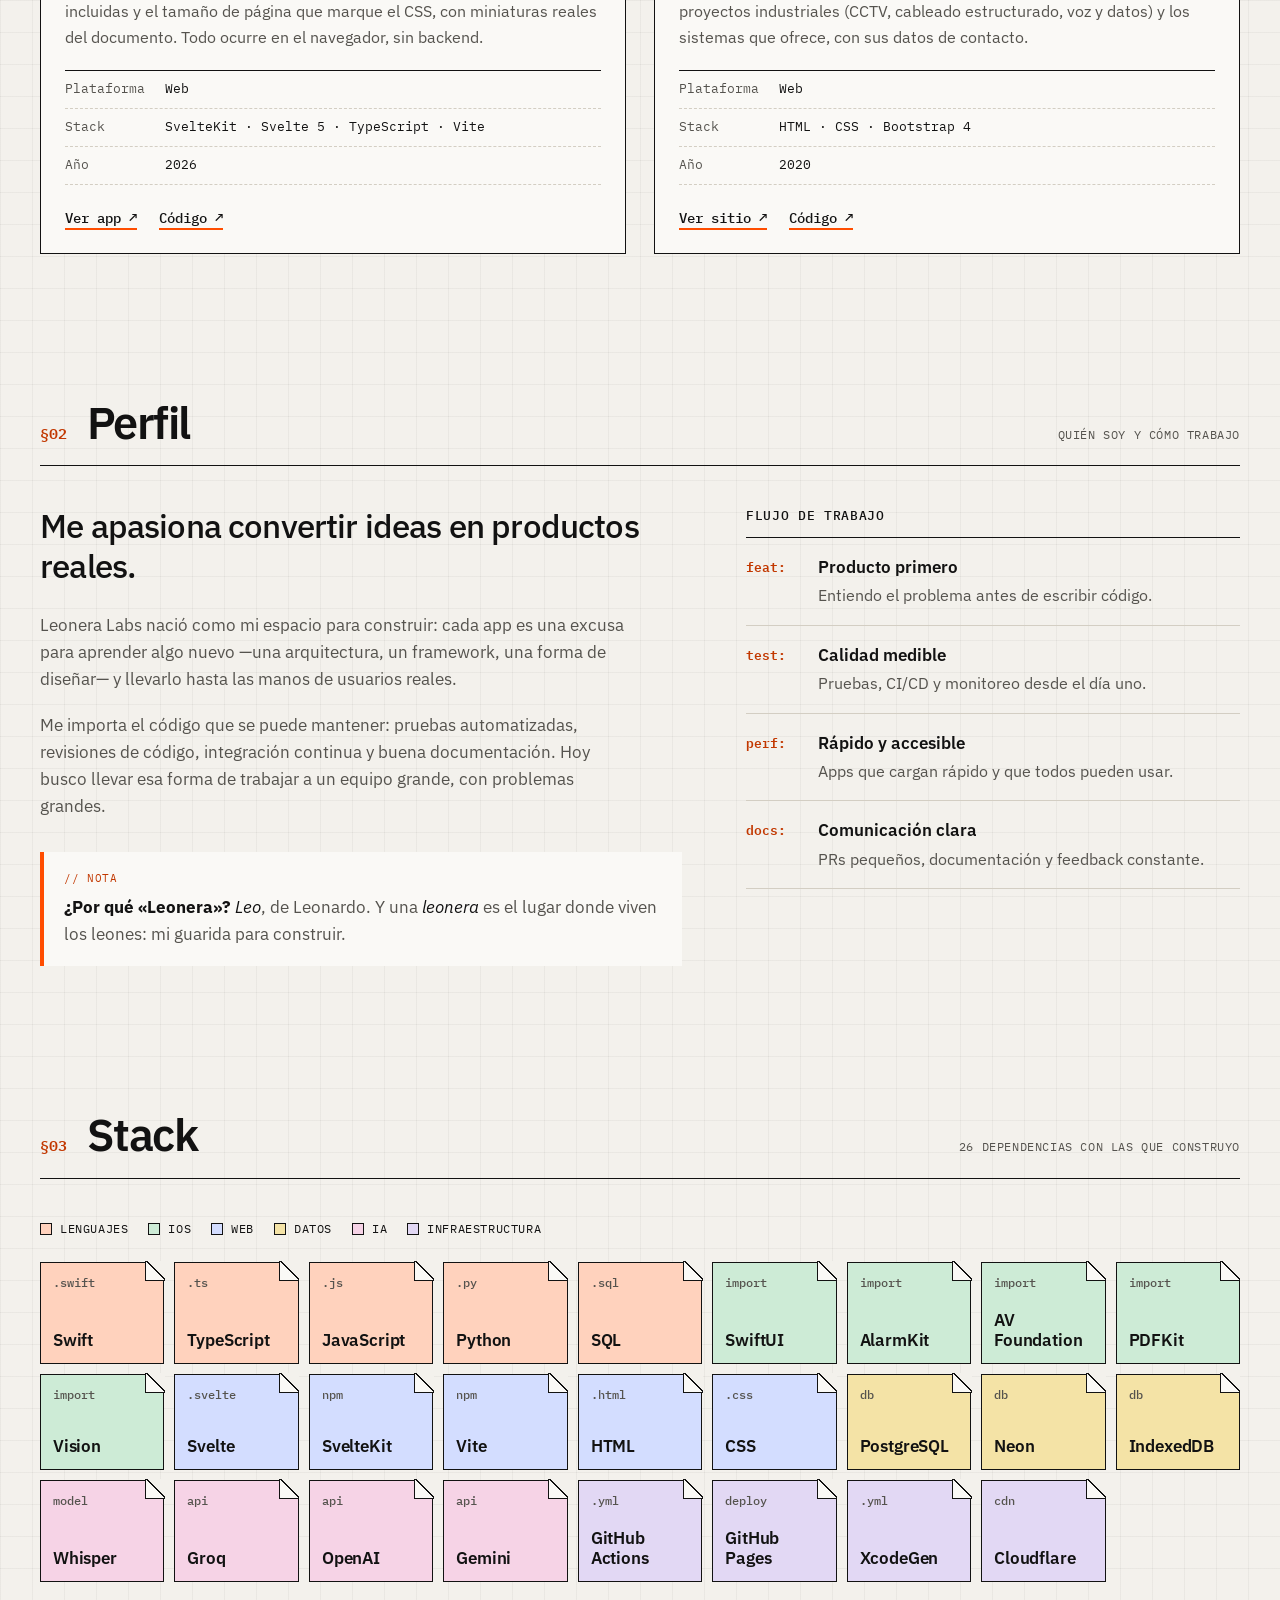
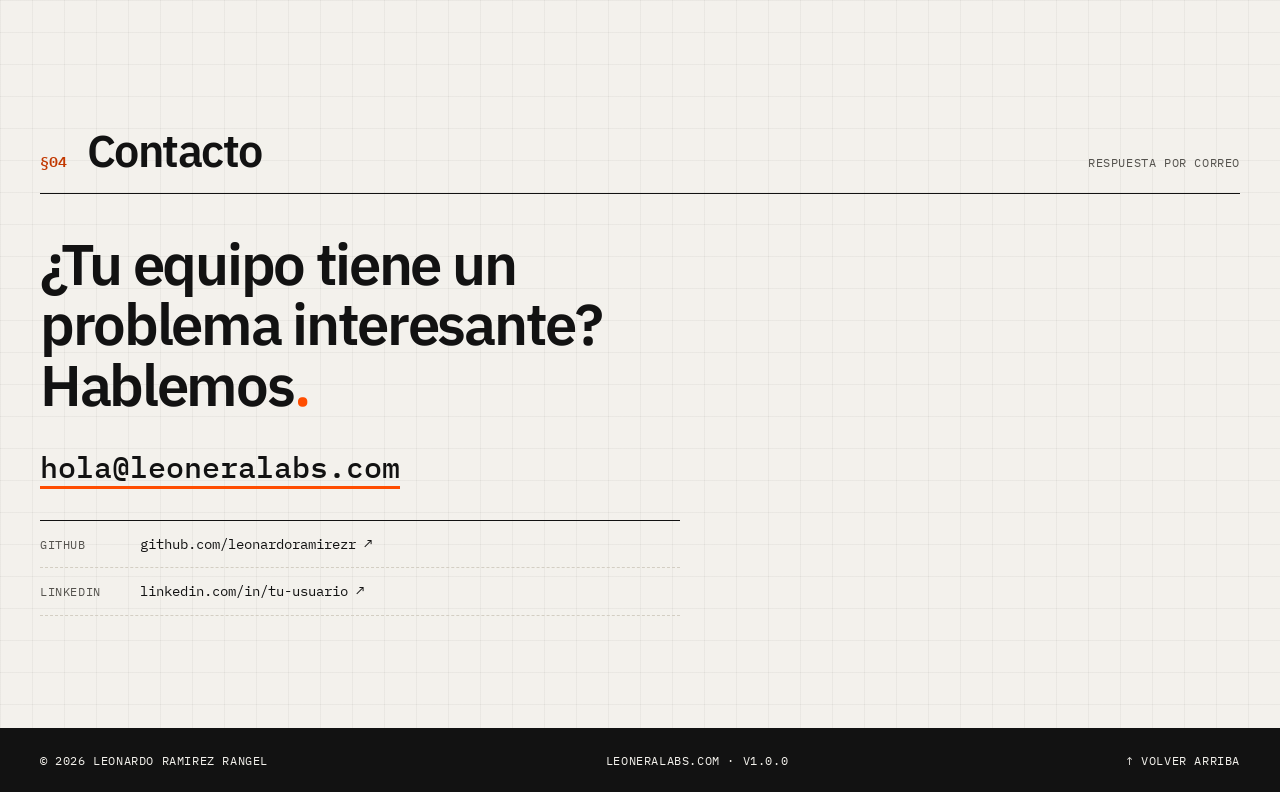
<file: opcion-2-laboratorio/index.html>
<!doctype html>
<html lang="es">
<head>
  <meta charset="utf-8">
  <meta name="viewport" content="width=device-width, initial-scale=1">
  <title>Leonardo Ramirez Rangel · Desarrollador de software | leoneralabs.com</title>
  <meta name="description" content="Portafolio de Leonardo Ramirez Rangel, desarrollador de software. Apps para iPhone y web diseñadas, programadas y publicadas en Leonera Labs.">
  <meta name="author" content="Leonardo Ramirez Rangel">
  <meta name="theme-color" content="#f3f1ec">
  <link rel="canonical" href="https://leoneralabs.com/">
  <meta property="og:type" content="website">
  <meta property="og:url" content="https://leoneralabs.com/">
  <meta property="og:title" content="Leonardo Ramirez Rangel · Desarrollador de software">
  <meta property="og:description" content="Apps para iPhone y web diseñadas, programadas y publicadas en Leonera Labs.">
  <link rel="icon" href="favicon.svg" type="image/svg+xml">
  <link rel="preconnect" href="https://fonts.googleapis.com">
  <link rel="preconnect" href="https://fonts.gstatic.com" crossorigin>
  <link rel="stylesheet" href="https://fonts.googleapis.com/css2?family=IBM+Plex+Mono:wght@400;500;600&family=IBM+Plex+Sans:wght@400;500;600;700&display=swap">
  <link rel="stylesheet" href="styles.css">
  <script type="application/ld+json">
  {
    "@context": "https://schema.org",
    "@type": "Person",
    "name": "Leonardo Ramirez Rangel",
    "jobTitle": "Desarrollador de software",
    "url": "https://leoneralabs.com/",
    "sameAs": ["https://github.com/leonardoramirezr"]
  }
  </script>
</head>
<body>
  <a class="skip" href="#contenido">Saltar al contenido</a>

  <header class="topbar">
    <div class="wrap topbar__inner">
      <a class="logo" href="#top" aria-label="leoneralabs.com, inicio">
        <span class="tile" aria-hidden="true">
          <span class="tile__bar"><i></i><i></i><i></i></span><span class="tile__sym">{L}</span>
        </span>
        <span class="logo__word">leoneralabs<span class="logo__tld">.com</span></span>
      </a>
      <nav class="nav" aria-label="Principal">
        <a href="#proyectos"><span>01</span>Proyectos</a>
        <a href="#perfil"><span>02</span>Perfil</a>
        <a href="#stack"><span>03</span>Stack</a>
        <a href="#contacto"><span>04</span>Contacto</a>
      </nav>
    </div>
  </header>

  <main id="contenido">
    <section class="hero wrap" id="top">
      <div class="hero__main">
        <p class="label">[ Portafolio — v2026.10 ]</p>
        <h1 class="hero__title">Construyo apps, de&nbsp;la&nbsp;idea a&nbsp;producción<span class="accent">.</span></h1>
        <p class="hero__lead">
          Soy Leonardo Ramirez Rangel, desarrollador de software. En Leonera Labs diseño, programo y
          publico apps para iPhone y para la web, con integración continua desde el primer commit. Busco
          mi siguiente reto en un gran equipo de ingeniería.
        </p>
        <div class="actions">
          <a class="btn btn--solid" href="#proyectos">Ver proyectos <span aria-hidden="true">→</span></a>
          <a class="btn" href="#contacto">Contacto</a>
        </div>
      </div>

      <aside class="spec" aria-label="Resumen del perfil">
        <div class="spec__head"><span>perfil.yml</span><span>main</span></div>
        <dl class="spec__rows">
          <div><dt>Nombre</dt><dd>Leonardo Ramirez Rangel</dd></div>
          <div><dt>Rol</dt><dd>Desarrollador de software</dd></div>
          <div><dt>Enfoque</dt><dd>iOS · Web · IA aplicada</dd></div>
          <div><dt>Modalidad</dt><dd>Remoto o presencial</dd></div>
          <div><dt>Estado</dt><dd><span class="dot" aria-hidden="true"></span>Abierto a oportunidades</dd></div>
        </dl>
        <div class="spec__foot"><span>leoneralabs.com</span><span>build: passing</span></div>
      </aside>
    </section>

    <!-- EDITA: ajusta estos números cuando publiques más proyectos. -->
    <div class="wrap metrics" role="list">
      <div role="listitem"><span class="metrics__n">12</span><span class="metrics__l">Proyectos publicados</span></div>
      <div role="listitem"><span class="metrics__n">08</span><span class="metrics__l">Apps nativas para iPhone</span></div>
      <div role="listitem"><span class="metrics__n">26</span><span class="metrics__l">Tecnologías en el stack</span></div>
    </div>

    <!-- Proyectos publicados en https://leonardoramirezr.github.io/home/ -->
    <section class="section" id="proyectos">
      <div class="wrap">
        <header class="section__head">
          <span class="section__num">§01</span>
          <h2 class="section__title">Proyectos</h2>
          <p class="section__note">12 repositorios · diseñados, programados y publicados por mí</p>
        </header>

        <div class="apps">
          <article class="app">
            <div class="app__bar"><span>leo-os</span><span><span class="dot" aria-hidden="true"></span>En producción</span></div>
            <div class="app__fig" aria-hidden="true">
              <div class="win">
                <div class="win__bar"><i></i><i></i><i></i><span>leo-os · main</span></div>
                <div class="win__body"><svg viewBox="0 0 24 24" fill="none" stroke="currentColor" stroke-width="1.6" stroke-linecap="round" stroke-linejoin="round"><rect x="4" y="4" width="7" height="7" rx="1.5"/><rect x="13" y="4" width="7" height="7" rx="1.5"/><rect x="4" y="13" width="7" height="7" rx="1.5"/><rect x="13" y="13" width="7" height="7" rx="1.5"/></svg></div>
              </div>
              <span class="app__cap">web · 11 apps</span>
            </div>
            <div class="app__body">
              <h3 class="app__name">Leo OS</h3>
              <p class="app__tagline">Un sistema de apps web con su propia pantalla de inicio.</p>
              <p class="app__desc">Once apps que se instalan en el iPhone como un sistema propio: chat con IA para crear imágenes, préstamos, tarjetas con repetición espaciada, rutinas de gimnasio, dictado y más. Comparten cuenta y base de datos, sin un backend intermedio.</p>
              <dl class="app__spec">
                <div><dt>Plataforma</dt><dd>Web · instalable en iPhone</dd></div>
                <div><dt>Stack</dt><dd>SvelteKit · Svelte 5 · TypeScript · PostgreSQL (Neon)</dd></div>
                <div><dt>Año</dt><dd>2026</dd></div>
              </dl>
              <p class="app__links"><a href="https://leo-os.is-cool.dev/">Ver app ↗</a><a href="https://github.com/leonardoramirezr/leo-os">Código ↗</a></p>
            </div>
          </article>

          <article class="app">
            <div class="app__bar"><span>iOS-Incident-Recorder</span><span><span class="dot" aria-hidden="true"></span>v0.2.0</span></div>
            <div class="app__fig" aria-hidden="true">
              <div class="win">
                <div class="win__bar"><i></i><i></i><i></i><span>incident-recorder · main</span></div>
                <div class="win__body"><svg viewBox="0 0 24 24" fill="none" stroke="currentColor" stroke-width="1.6" stroke-linecap="round" stroke-linejoin="round"><rect x="2.5" y="6" width="13" height="12" rx="2"/><path d="M15.5 10.5 21.5 7v10l-6-3.5"/><circle cx="7" cy="10" r="1.3"/></svg></div>
              </div>
              <span class="app__cap">iOS 17+ · Swift</span>
            </div>
            <div class="app__body">
              <h3 class="app__name">Incident Recorder</h3>
              <p class="app__tagline">Graba una incidencia con las dos cámaras y la pantalla en negro.</p>
              <p class="app__desc">Graba con la cámara trasera y la frontal a la vez mientras la pantalla se ve apagada y las demás apps quedan bloqueadas. Guarda el video en bloques de un minuto con fecha y coordenadas, y los sube a Google Drive en cuanto hay internet.</p>
              <dl class="app__spec">
                <div><dt>Plataforma</dt><dd>iPhone (iOS 17+)</dd></div>
                <div><dt>Stack</dt><dd>Swift · SwiftUI · AVFoundation · Google Drive API</dd></div>
                <div><dt>Año</dt><dd>2026</dd></div>
              </dl>
              <p class="app__links"><a href="https://leonardoramirezr.github.io/iOS-Incident-Recorder-by-Leonera/">Builds ↗</a><a href="https://github.com/leonardoramirezr/iOS-Incident-Recorder-by-Leonera">Código ↗</a></p>
            </div>
          </article>

          <article class="app">
            <div class="app__bar"><span>iOS-Meeting-Assistant</span><span><span class="dot" aria-hidden="true"></span>v0.1.0</span></div>
            <div class="app__fig" aria-hidden="true">
              <div class="win">
                <div class="win__bar"><i></i><i></i><i></i><span>meeting-assistant · main</span></div>
                <div class="win__body"><svg viewBox="0 0 24 24" fill="none" stroke="currentColor" stroke-width="1.6" stroke-linecap="round" stroke-linejoin="round"><rect x="9" y="3" width="6" height="11" rx="3"/><path d="M5.5 11a6.5 6.5 0 0 0 13 0M12 17.5V21M8.5 21h7"/></svg></div>
              </div>
              <span class="app__cap">iOS · Swift</span>
            </div>
            <div class="app__body">
              <h3 class="app__name">Meeting Assistant</h3>
              <p class="app__tagline">Graba la reunión y te entrega la minuta.</p>
              <p class="app__desc">Graba hasta tres horas, incluso con la pantalla bloqueada. Transcribe por bloques con Whisper mientras sigue grabando y genera la minuta con un LLM (Groq, Gemini o cualquier API compatible con OpenAI), con estrategias como map-reduce o resumen acumulativo.</p>
              <dl class="app__spec">
                <div><dt>Plataforma</dt><dd>iPhone</dd></div>
                <div><dt>Stack</dt><dd>Swift · SwiftUI · Whisper · Groq</dd></div>
                <div><dt>Año</dt><dd>2026</dd></div>
              </dl>
              <p class="app__links"><a href="https://leonardoramirezr.github.io/iOS-Meeting-Assistant-by-Leonera/">Builds ↗</a><a href="https://github.com/leonardoramirezr/iOS-Meeting-Assistant-by-Leonera">Código ↗</a></p>
            </div>
          </article>

          <article class="app">
            <div class="app__bar"><span>iOS-Leonera-Reminders</span><span><span class="dot" aria-hidden="true"></span>v0.11.0</span></div>
            <div class="app__fig" aria-hidden="true">
              <div class="win">
                <div class="win__bar"><i></i><i></i><i></i><span>reminders · main</span></div>
                <div class="win__body"><svg viewBox="0 0 24 24" fill="none" stroke="currentColor" stroke-width="1.6" stroke-linecap="round" stroke-linejoin="round"><path d="M6 16v-5a6 6 0 0 1 12 0v5l1.5 2h-15L6 16Z"/><path d="M10 20.5a2 2 0 0 0 4 0"/></svg></div>
              </div>
              <span class="app__cap">iOS 26 · Swift</span>
            </div>
            <div class="app__body">
              <h3 class="app__name">Leonera Reminders</h3>
              <p class="app__tagline">Recordatorios que suenan como una alarma.</p>
              <p class="app__desc">Usa AlarmKit para que cada recordatorio suene aunque el iPhone esté en silencio. Crea varios a la vez dictando una nota o fotografiando una lista o un recibo: la IA propone fechas y repeticiones y tú las revisas antes de guardar.</p>
              <dl class="app__spec">
                <div><dt>Plataforma</dt><dd>iPhone y iPad (iOS 26)</dd></div>
                <div><dt>Stack</dt><dd>Swift · SwiftUI · AlarmKit · Groq</dd></div>
                <div><dt>Año</dt><dd>2026</dd></div>
              </dl>
              <p class="app__links"><a href="https://leonardoramirezr.github.io/iOS-Leonera-Reminders/">Builds ↗</a><a href="https://github.com/leonardoramirezr/iOS-Leonera-Reminders">Código ↗</a></p>
            </div>
          </article>

          <article class="app">
            <div class="app__bar"><span>iOS-Leonera-Alarm</span><span><span class="dot" aria-hidden="true"></span>v0.6.0</span></div>
            <div class="app__fig" aria-hidden="true">
              <div class="win">
                <div class="win__bar"><i></i><i></i><i></i><span>vigilia · main</span></div>
                <div class="win__body"><svg viewBox="0 0 24 24" fill="none" stroke="currentColor" stroke-width="1.6" stroke-linecap="round" stroke-linejoin="round"><circle cx="12" cy="13" r="7"/><path d="M12 9.5V13l2.5 2M4 6.5 7 4M20 6.5 17 4M7.5 19 6 21M16.5 19l1.5 2"/></svg></div>
              </div>
              <span class="app__cap">iOS 26 · Swift</span>
            </div>
            <div class="app__body">
              <h3 class="app__name">Vigilia</h3>
              <p class="app__tagline">La alarma que no se puede posponer.</p>
              <p class="app__desc">Cada día suena un sonido distinto, de 90 sintetizados desde cero. Para apagarla hay que resolver cálculo mental y, si la detienes antes, vuelve a sonar. Lleva estadísticas de tus despertares con promedios, percentiles y gráficas.</p>
              <dl class="app__spec">
                <div><dt>Plataforma</dt><dd>iPhone (iOS 26)</dd></div>
                <div><dt>Stack</dt><dd>Swift · SwiftUI · AlarmKit · Python</dd></div>
                <div><dt>Año</dt><dd>2026</dd></div>
              </dl>
              <p class="app__links"><a href="https://leonardoramirezr.github.io/iOS-Leonera-Alarm/">Builds ↗</a><a href="https://github.com/leonardoramirezr/iOS-Leonera-Alarm">Código ↗</a></p>
            </div>
          </article>

          <article class="app">
            <div class="app__bar"><span>iOS-Leonera-Keyboard</span><span><span class="dot" aria-hidden="true"></span>v0.6.0</span></div>
            <div class="app__fig" aria-hidden="true">
              <div class="win">
                <div class="win__bar"><i></i><i></i><i></i><span>keyboard · main</span></div>
                <div class="win__body"><svg viewBox="0 0 24 24" fill="none" stroke="currentColor" stroke-width="1.6" stroke-linecap="round" stroke-linejoin="round"><rect x="2.5" y="6" width="19" height="12" rx="2"/><path d="M6 10h.01M9 10h.01M12 10h.01M15 10h.01M18 10h.01M6 13h.01M18 13h.01M8.5 14.5h7"/></svg></div>
              </div>
              <span class="app__cap">iOS · Swift</span>
            </div>
            <div class="app__body">
              <h3 class="app__name">Leonera Keyboard</h3>
              <p class="app__tagline">Un teclado con dos caracteres en cada tecla.</p>
              <p class="app__desc">Tocar una tecla escribe el carácter principal y deslizar hacia abajo, el secundario. Teclas, filas y vibración se personalizan en un editor que exporta a JSON, y el dictado usa Whisper con una pasada de IA que corrige la puntuación.</p>
              <dl class="app__spec">
                <div><dt>Plataforma</dt><dd>iPhone y iPad</dd></div>
                <div><dt>Stack</dt><dd>Swift · SwiftUI · Keyboard Extension · Groq</dd></div>
                <div><dt>Año</dt><dd>2026</dd></div>
              </dl>
              <p class="app__links"><a href="https://leonardoramirezr.github.io/iOS-Leonera-Keyboard/">Builds ↗</a><a href="https://github.com/leonardoramirezr/iOS-Leonera-Keyboard">Código ↗</a></p>
            </div>
          </article>

          <article class="app">
            <div class="app__bar"><span>iOS-Leonera-Paper</span><span><span class="dot" aria-hidden="true"></span>v0.3.0</span></div>
            <div class="app__fig" aria-hidden="true">
              <div class="win">
                <div class="win__bar"><i></i><i></i><i></i><span>paper · main</span></div>
                <div class="win__body"><svg viewBox="0 0 24 24" fill="none" stroke="currentColor" stroke-width="1.6" stroke-linecap="round" stroke-linejoin="round"><path d="M6 3h8.5L19 7.5V21H6Z"/><path d="M14 3v5h5M9 12h7M9 15.5h7M9 19h4"/></svg></div>
              </div>
              <span class="app__cap">iOS · Swift</span>
            </div>
            <div class="app__body">
              <h3 class="app__name">Leonera Paper</h3>
              <p class="app__tagline">Artículos y PDF guardados como Markdown para leer después.</p>
              <p class="app__desc">Convierte páginas web y PDF (con OCR para los escaneados) a Markdown con sus imágenes. Se leen con varios estilos, se resaltan y se consulta el diccionario sin salir del texto; opcionalmente se respaldan en Google Drive.</p>
              <dl class="app__spec">
                <div><dt>Plataforma</dt><dd>iPhone</dd></div>
                <div><dt>Stack</dt><dd>Swift · SwiftUI · WebKit · PDFKit · Vision</dd></div>
                <div><dt>Año</dt><dd>2026</dd></div>
              </dl>
              <p class="app__links"><a href="https://leonardoramirezr.github.io/iOS-Leonera-Paper/">Builds ↗</a><a href="https://github.com/leonardoramirezr/iOS-Leonera-Paper">Código ↗</a></p>
            </div>
          </article>

          <article class="app">
            <div class="app__bar"><span>iOS-Leonera-Chat</span><span><span class="dot" aria-hidden="true"></span>v0.1.0</span></div>
            <div class="app__fig" aria-hidden="true">
              <div class="win">
                <div class="win__bar"><i></i><i></i><i></i><span>chat · main</span></div>
                <div class="win__body"><svg viewBox="0 0 24 24" fill="none" stroke="currentColor" stroke-width="1.6" stroke-linecap="round" stroke-linejoin="round"><path d="M4 5h16v11H9.5L5 20v-4H4Z"/><path d="M8.5 9.5h7M8.5 12.5h4.5"/></svg></div>
              </div>
              <span class="app__cap">iOS 17+ · Swift</span>
            </div>
            <div class="app__body">
              <h3 class="app__name">Leonera Chat</h3>
              <p class="app__tagline">Chat con IA para texto e imágenes.</p>
              <p class="app__desc">Cliente nativo de OpenAI que retoma las respuestas aunque cierres la app, crea y edita imágenes, muestra Markdown y dicta con Whisper. Sus mini apps son prompts que te hacen preguntas antes de enviarse. Las API keys se guardan en el Llavero.</p>
              <dl class="app__spec">
                <div><dt>Plataforma</dt><dd>iPhone (iOS 17+)</dd></div>
                <div><dt>Stack</dt><dd>Swift · SwiftUI · OpenAI API · Groq</dd></div>
                <div><dt>Año</dt><dd>2026</dd></div>
              </dl>
              <p class="app__links"><a href="https://leonardoramirezr.github.io/iOS-Leonera-Chat/">Builds ↗</a><a href="https://github.com/leonardoramirezr/iOS-Leonera-Chat">Código ↗</a></p>
            </div>
          </article>

          <article class="app">
            <div class="app__bar"><span>iOS-Repo-Manager</span><span><span class="dot" aria-hidden="true"></span>v0.4.0</span></div>
            <div class="app__fig" aria-hidden="true">
              <div class="win">
                <div class="win__bar"><i></i><i></i><i></i><span>repo-manager · main</span></div>
                <div class="win__body"><svg viewBox="0 0 24 24" fill="none" stroke="currentColor" stroke-width="1.6" stroke-linecap="round" stroke-linejoin="round"><circle cx="8" cy="15" r="4"/><path d="M11 12l8.5-8.5M16 7l2.5 2.5M13.5 9.5l2 2"/></svg></div>
              </div>
              <span class="app__cap">iOS 17+ · Swift</span>
            </div>
            <div class="app__body">
              <h3 class="app__name">Repository Manager</h3>
              <p class="app__tagline">Secretos de GitHub en muchos repositorios a la vez.</p>
              <p class="app__desc">Sube secretos de Actions, Dependabot, Codespaces o entornos a varios repositorios con presets, importa archivos .env y configura los métodos de merge y GitHub Pages desde el iPhone.</p>
              <dl class="app__spec">
                <div><dt>Plataforma</dt><dd>iPhone (iOS 17+)</dd></div>
                <div><dt>Stack</dt><dd>Swift · SwiftUI · GitHub REST API</dd></div>
                <div><dt>Año</dt><dd>2026</dd></div>
              </dl>
              <p class="app__links"><a href="https://leonardoramirezr.github.io/iOS-Repo-Manager-by-Leonera/">Builds ↗</a><a href="https://github.com/leonardoramirezr/iOS-Repo-Manager-by-Leonera">Código ↗</a></p>
            </div>
          </article>

          <article class="app">
            <div class="app__bar"><span>oculorum-database</span><span><span class="dot" aria-hidden="true"></span>En producción</span></div>
            <div class="app__fig" aria-hidden="true">
              <div class="win">
                <div class="win__bar"><i></i><i></i><i></i><span>oculorum · main</span></div>
                <div class="win__body"><svg viewBox="0 0 24 24" fill="none" stroke="currentColor" stroke-width="1.6" stroke-linecap="round" stroke-linejoin="round"><path d="M2.5 12S6 5.5 12 5.5 21.5 12 21.5 12 18 18.5 12 18.5 2.5 12 2.5 12Z"/><circle cx="12" cy="12" r="3"/></svg></div>
              </div>
              <span class="app__cap">web · Svelte</span>
            </div>
            <div class="app__body">
              <h3 class="app__name">Oculorum</h3>
              <p class="app__tagline">Expedientes clínicos para un consultorio de optometría.</p>
              <p class="app__desc">Abre expedientes con número consecutivo y registra cada consulta: agudeza visual, lensometría y refracción, con captura rápida desde el teclado e impresión en hoja carta. Los datos nunca salen del navegador.</p>
              <dl class="app__spec">
                <div><dt>Plataforma</dt><dd>Web</dd></div>
                <div><dt>Stack</dt><dd>Svelte · IndexedDB</dd></div>
                <div><dt>Año</dt><dd>2026</dd></div>
              </dl>
              <p class="app__links"><a href="https://leonardoramirezr.github.io/oculorum-database/">Ver app ↗</a><a href="https://github.com/leonardoramirezr/oculorum-database">Código ↗</a></p>
            </div>
          </article>

          <article class="app">
            <div class="app__bar"><span>markport-web</span><span><span class="dot" aria-hidden="true"></span>En producción</span></div>
            <div class="app__fig" aria-hidden="true">
              <div class="win">
                <div class="win__bar"><i></i><i></i><i></i><span>markport · main</span></div>
                <div class="win__body"><svg viewBox="0 0 24 24" fill="none" stroke="currentColor" stroke-width="1.6" stroke-linecap="round" stroke-linejoin="round"><rect x="2.5" y="5.5" width="19" height="13" rx="2"/><path d="M6 15.5v-7l2.5 3 2.5-3v7M16 8.5v7M13.5 13l2.5 2.5 2.5-2.5"/></svg></div>
              </div>
              <span class="app__cap">web · SvelteKit</span>
            </div>
            <div class="app__body">
              <h3 class="app__name">Markport</h3>
              <p class="app__tagline">De Markdown a PDF con tus propios estilos.</p>
              <p class="app__desc">Exporta Markdown a PDF con plantillas de CSS y HTML propias, tipografías incluidas y el tamaño de página que marque el CSS, con miniaturas reales del documento. Todo ocurre en el navegador, sin backend.</p>
              <dl class="app__spec">
                <div><dt>Plataforma</dt><dd>Web</dd></div>
                <div><dt>Stack</dt><dd>SvelteKit · Svelte 5 · TypeScript · Vite</dd></div>
                <div><dt>Año</dt><dd>2026</dd></div>
              </dl>
              <p class="app__links"><a href="https://leonardoramirezr.github.io/markport-web/">Ver app ↗</a><a href="https://github.com/leonardoramirezr/markport-web">Código ↗</a></p>
            </div>
          </article>

          <article class="app">
            <div class="app__bar"><span>telgit.com</span><span><span class="dot" aria-hidden="true"></span>Publicado</span></div>
            <div class="app__fig" aria-hidden="true">
              <div class="win">
                <div class="win__bar"><i></i><i></i><i></i><span>telgit.com · master</span></div>
                <div class="win__body"><svg viewBox="0 0 24 24" fill="none" stroke="currentColor" stroke-width="1.6" stroke-linecap="round" stroke-linejoin="round"><path d="M12 11v10M8.5 21h7"/><circle cx="12" cy="9" r="1.6"/><path d="M8.2 5.2a5.5 5.5 0 0 0 0 7.6M15.8 5.2a5.5 5.5 0 0 1 0 7.6M5.4 2.6a9.5 9.5 0 0 0 0 12.8M18.6 2.6a9.5 9.5 0 0 1 0 12.8"/></svg></div>
              </div>
              <span class="app__cap">web · Bootstrap</span>
            </div>
            <div class="app__body">
              <h3 class="app__name">Telgit</h3>
              <p class="app__tagline">Sitio de una empresa de telecomunicaciones y seguridad.</p>
              <p class="app__desc">Sitio corporativo que presenta las marcas que distribuye la empresa, sus proyectos industriales (CCTV, cableado estructurado, voz y datos) y los sistemas que ofrece, con sus datos de contacto.</p>
              <dl class="app__spec">
                <div><dt>Plataforma</dt><dd>Web</dd></div>
                <div><dt>Stack</dt><dd>HTML · CSS · Bootstrap 4</dd></div>
                <div><dt>Año</dt><dd>2020</dd></div>
              </dl>
              <p class="app__links"><a href="https://leonardoramirezr.github.io/telgit.com/">Ver sitio ↗</a><a href="https://github.com/leonardoramirezr/telgit.com">Código ↗</a></p>
            </div>
          </article>
        </div>
      </div>
    </section>

    <section class="section" id="perfil">
      <div class="wrap">
        <header class="section__head">
          <span class="section__num">§02</span>
          <h2 class="section__title">Perfil</h2>
          <p class="section__note">Quién soy y cómo trabajo</p>
        </header>

        <div class="profile">
          <div class="profile__text">
            <p class="profile__big">Me apasiona convertir ideas en productos reales.</p>
            <p>
              Leonera Labs nació como mi espacio para construir: cada app es una excusa para aprender algo
              nuevo —una arquitectura, un framework, una forma de diseñar— y llevarlo hasta las manos de
              usuarios reales.
            </p>
            <p>
              Me importa el código que se puede mantener: pruebas automatizadas, revisiones de código,
              integración continua y buena documentación. Hoy busco llevar esa forma de trabajar a un equipo
              grande, con problemas grandes.
            </p>
            <aside class="note">
              <span class="note__label">// Nota</span>
              <p><strong>¿Por qué «Leonera»?</strong> <em>Leo</em>, de Leonardo. Y una <em>leonera</em> es el lugar donde viven los leones: mi guarida para construir.</p>
            </aside>
          </div>

          <div class="protocol">
            <h3 class="protocol__title">Flujo de trabajo</h3>
            <ol>
              <li><span class="protocol__id">feat:</span><div><strong>Producto primero</strong><p>Entiendo el problema antes de escribir código.</p></div></li>
              <li><span class="protocol__id">test:</span><div><strong>Calidad medible</strong><p>Pruebas, CI/CD y monitoreo desde el día uno.</p></div></li>
              <li><span class="protocol__id">perf:</span><div><strong>Rápido y accesible</strong><p>Apps que cargan rápido y que todos pueden usar.</p></div></li>
              <li><span class="protocol__id">docs:</span><div><strong>Comunicación clara</strong><p>PRs pequeños, documentación y feedback constante.</p></div></li>
            </ol>
          </div>
        </div>
      </div>
    </section>

    <!-- EDITA: ajusta tu stack real. -->
    <section class="section" id="stack">
      <div class="wrap">
        <header class="section__head">
          <span class="section__num">§03</span>
          <h2 class="section__title">Stack</h2>
          <p class="section__note">26 dependencias con las que construyo</p>
        </header>

        <ul class="legend">
          <li class="c-lang">Lenguajes</li>
          <li class="c-ios">iOS</li>
          <li class="c-web">Web</li>
          <li class="c-data">Datos</li>
          <li class="c-ai">IA</li>
          <li class="c-infra">Infraestructura</li>
        </ul>

        <ul class="deps">
          <li class="dep c-lang"><span class="dep__ext">.swift</span><span class="dep__name">Swift</span></li>
          <li class="dep c-lang"><span class="dep__ext">.ts</span><span class="dep__name">TypeScript</span></li>
          <li class="dep c-lang"><span class="dep__ext">.js</span><span class="dep__name">JavaScript</span></li>
          <li class="dep c-lang"><span class="dep__ext">.py</span><span class="dep__name">Python</span></li>
          <li class="dep c-lang"><span class="dep__ext">.sql</span><span class="dep__name">SQL</span></li>
          <li class="dep c-ios"><span class="dep__ext">import</span><span class="dep__name">SwiftUI</span></li>
          <li class="dep c-ios"><span class="dep__ext">import</span><span class="dep__name">AlarmKit</span></li>
          <li class="dep c-ios"><span class="dep__ext">import</span><span class="dep__name">AV<wbr>Foundation</span></li>
          <li class="dep c-ios"><span class="dep__ext">import</span><span class="dep__name">PDFKit</span></li>
          <li class="dep c-ios"><span class="dep__ext">import</span><span class="dep__name">Vision</span></li>
          <li class="dep c-web"><span class="dep__ext">.svelte</span><span class="dep__name">Svelte</span></li>
          <li class="dep c-web"><span class="dep__ext">npm</span><span class="dep__name">SvelteKit</span></li>
          <li class="dep c-web"><span class="dep__ext">npm</span><span class="dep__name">Vite</span></li>
          <li class="dep c-web"><span class="dep__ext">.html</span><span class="dep__name">HTML</span></li>
          <li class="dep c-web"><span class="dep__ext">.css</span><span class="dep__name">CSS</span></li>
          <li class="dep c-data"><span class="dep__ext">db</span><span class="dep__name">PostgreSQL</span></li>
          <li class="dep c-data"><span class="dep__ext">db</span><span class="dep__name">Neon</span></li>
          <li class="dep c-data"><span class="dep__ext">db</span><span class="dep__name">IndexedDB</span></li>
          <li class="dep c-ai"><span class="dep__ext">model</span><span class="dep__name">Whisper</span></li>
          <li class="dep c-ai"><span class="dep__ext">api</span><span class="dep__name">Groq</span></li>
          <li class="dep c-ai"><span class="dep__ext">api</span><span class="dep__name">OpenAI</span></li>
          <li class="dep c-ai"><span class="dep__ext">api</span><span class="dep__name">Gemini</span></li>
          <li class="dep c-infra"><span class="dep__ext">.yml</span><span class="dep__name">GitHub Actions</span></li>
          <li class="dep c-infra"><span class="dep__ext">deploy</span><span class="dep__name">GitHub Pages</span></li>
          <li class="dep c-infra"><span class="dep__ext">.yml</span><span class="dep__name">XcodeGen</span></li>
          <li class="dep c-infra"><span class="dep__ext">cdn</span><span class="dep__name">Cloudflare</span></li>
        </ul>
      </div>
    </section>

    <!-- EDITA: cambia el correo y tu usuario de LinkedIn. -->
    <section class="section" id="contacto">
      <div class="wrap">
        <header class="section__head">
          <span class="section__num">§04</span>
          <h2 class="section__title">Contacto</h2>
          <p class="section__note">Respuesta por correo</p>
        </header>

        <div class="contact">
          <p class="contact__title">¿Tu equipo tiene un problema interesante? Hablemos<span class="accent">.</span></p>
          <a class="contact__mail" href="mailto:hola@leoneralabs.com">hola@leoneralabs.com</a>
          <ul class="contact__links">
            <li><span>GitHub</span><a href="https://github.com/leonardoramirezr">github.com/leonardoramirezr ↗</a></li>
            <li><span>LinkedIn</span><a href="https://www.linkedin.com/in/TU-USUARIO">linkedin.com/in/tu-usuario ↗</a></li>
          </ul>
        </div>
      </div>
    </section>
  </main>

  <footer class="footer">
    <div class="wrap footer__inner">
      <span>© 2026 Leonardo Ramirez Rangel</span>
      <span>leoneralabs.com · v1.0.0</span>
      <a href="#top">↑ Volver arriba</a>
    </div>
  </footer>
</body>
</html>
</file>
<file: styles.css>
/* Opción 1 · Terminal
   Todo el sitio usa JetBrains Mono (monoespaciada), igual que el logo.
   Tema oscuro por defecto; el claro se aplica si el sistema lo prefiere o si se elige con el
   botón de la barra superior (que guarda la elección en el atributo data-theme de <html>). */

:root {
  color-scheme: dark;
  --bg: #0e0d0b;
  --bg-2: #15140f;
  --bg-3: #1d1b16;
  --line: #2c2923;
  --text: #ece6da;
  --muted: #a39b8c;
  --dim: #6f695e;
  --accent: #ffb547;
  --accent-hover: #ffc670;
  --accent-soft: rgba(255, 181, 71, 0.55);
  --on-accent: #0e0d0b;
  --green: #8bd17c;
  --green-soft: rgba(139, 209, 124, 0.15);
  --blue: #8cc2ff;
  --glow: rgba(255, 181, 71, 0.09);
  --topbar: rgba(14, 13, 11, 0.85);
  --shadow: 0 30px 80px rgba(0, 0, 0, 0.45);
  --show-sun: block;
  --show-moon: none;
  --font: "JetBrains Mono", ui-monospace, SFMono-Regular, Menlo, Consolas, monospace;
  --max: 1120px;
}

/* El bloque de colores claros se repite: uno sigue al sistema y otro aplica la elección manual. */

@media (prefers-color-scheme: light) {
  :root:not([data-theme="dark"]) {
    color-scheme: light;
    --bg: #f7f4ee;
    --bg-2: #fffdf9;
    --bg-3: #efebe3;
    --line: #ddd6c9;
    --text: #1b1914;
    --muted: #574f42;
    --dim: #716a5c;
    --accent: #b45309;
    --accent-hover: #92400e;
    --accent-soft: rgba(180, 83, 9, 0.5);
    --on-accent: #fffdf9;
    --green: #2f7d32;
    --green-soft: rgba(47, 125, 50, 0.15);
    --blue: #1f5fa8;
    --glow: rgba(180, 83, 9, 0.07);
    --topbar: rgba(247, 244, 238, 0.85);
    --shadow: 0 30px 60px rgba(60, 45, 20, 0.12);
    --show-sun: none;
    --show-moon: block;
  }
}

:root[data-theme="light"] {
  color-scheme: light;
  --bg: #f7f4ee;
  --bg-2: #fffdf9;
  --bg-3: #efebe3;
  --line: #ddd6c9;
  --text: #1b1914;
  --muted: #574f42;
  --dim: #716a5c;
  --accent: #b45309;
  --accent-hover: #92400e;
  --accent-soft: rgba(180, 83, 9, 0.5);
  --on-accent: #fffdf9;
  --green: #2f7d32;
  --green-soft: rgba(47, 125, 50, 0.15);
  --blue: #1f5fa8;
  --glow: rgba(180, 83, 9, 0.07);
  --topbar: rgba(247, 244, 238, 0.85);
  --shadow: 0 30px 60px rgba(60, 45, 20, 0.12);
  --show-sun: none;
  --show-moon: block;
}

*,
*::before,
*::after {
  box-sizing: border-box;
}

html {
  scroll-behavior: smooth;
  scroll-padding-top: 88px;
}

body {
  margin: 0;
  background:
    radial-gradient(900px 500px at 85% -10%, var(--glow), transparent 60%),
    var(--bg);
  color: var(--text);
  font-family: var(--font);
  font-size: 15px;
  line-height: 1.7;
  -webkit-font-smoothing: antialiased;
}

a {
  color: inherit;
}

:focus-visible {
  outline: 2px solid var(--accent);
  outline-offset: 3px;
}

::selection {
  background: var(--accent);
  color: var(--on-accent);
}

.wrap {
  width: min(100% - 40px, var(--max));
  margin-inline: auto;
}

.dim {
  color: var(--dim);
}

.ok {
  color: var(--green);
}

.skip {
  position: absolute;
  left: 16px;
  top: -60px;
  padding: 8px 12px;
  background: var(--accent);
  color: var(--on-accent);
  z-index: 100;
}

.skip:focus {
  top: 12px;
}

/* ---------- Logo ---------- */

.logo {
  display: inline-flex;
  align-items: center;
  font-size: 18px;
  font-weight: 700;
  text-decoration: none;
  white-space: nowrap;
}

.logo__prompt {
  color: var(--accent);
  margin-right: 1ch;
}

.logo__tld {
  color: var(--muted);
}

.logo__cursor {
  display: inline-block;
  width: 0.55em;
  height: 1.15em;
  margin-left: 0.15em;
  background: var(--accent);
  animation: blink 1.1s steps(1) infinite;
}

@keyframes blink {
  50% {
    opacity: 0;
  }
}

/* ---------- Barra superior ---------- */

.topbar {
  position: sticky;
  top: 0;
  z-index: 10;
  background: var(--topbar);
  backdrop-filter: blur(10px);
  border-bottom: 1px solid var(--line);
}

.topbar__inner {
  display: flex;
  flex-wrap: wrap;
  align-items: center;
  justify-content: space-between;
  gap: 8px 24px;
  min-height: 68px;
  padding-block: 10px;
}

.logo {
  margin-right: auto;
}

.nav {
  display: flex;
  flex-wrap: wrap;
  gap: 4px 22px;
  font-size: 14px;
}

.nav a {
  color: var(--muted);
  text-decoration: none;
}

.nav a:hover {
  color: var(--accent);
}

/* Botón de tema: muestra el sol en el tema oscuro y la luna en el claro. */

.theme-toggle {
  display: inline-grid;
  place-items: center;
  width: 36px;
  height: 36px;
  padding: 0;
  border: 1px solid var(--line);
  border-radius: 6px;
  background: transparent;
  color: var(--muted);
  cursor: pointer;
  transition: border-color 0.2s, color 0.2s;
}

.theme-toggle:hover {
  border-color: var(--accent);
  color: var(--accent);
}

.theme-toggle[hidden] {
  display: none;
}

.theme-toggle__sun {
  display: var(--show-sun);
}

.theme-toggle__moon {
  display: var(--show-moon);
}

/* ---------- Hero ---------- */

.hero {
  display: grid;
  grid-template-columns: 1.15fr 0.85fr;
  gap: 56px;
  align-items: center;
  padding-block: 96px 112px;
}

.status {
  display: inline-flex;
  align-items: center;
  gap: 10px;
  margin: 0 0 28px;
  padding: 4px 12px;
  border: 1px solid var(--line);
  border-radius: 999px;
  color: var(--green);
  font-size: 13px;
}

.dot {
  display: inline-block;
  width: 8px;
  height: 8px;
  border-radius: 50%;
  background: var(--green);
  box-shadow: 0 0 0 4px var(--green-soft);
}

.hero__title {
  margin: 0;
  font-size: clamp(2.1rem, 4.6vw, 3.5rem);
  font-weight: 800;
  line-height: 1.12;
  letter-spacing: -0.035em;
}

.hl {
  color: var(--accent);
}

.hero__lead {
  max-width: 58ch;
  margin: 28px 0 36px;
  color: var(--muted);
}

.actions {
  display: flex;
  flex-wrap: wrap;
  gap: 12px;
}

.btn {
  display: inline-block;
  padding: 12px 20px;
  border: 1px solid var(--line);
  border-radius: 6px;
  font-weight: 500;
  text-decoration: none;
  transition: border-color 0.2s, background 0.2s;
}

.btn:hover {
  border-color: var(--accent);
}

.btn--primary {
  background: var(--accent);
  border-color: var(--accent);
  color: var(--on-accent);
  font-weight: 700;
}

.btn--primary:hover {
  background: var(--accent-hover);
  border-color: var(--accent-hover);
}

/* Ventana de terminal */

.term {
  border: 1px solid var(--line);
  border-radius: 10px;
  background: var(--bg-2);
  box-shadow: var(--shadow);
  overflow: hidden;
}

.term__bar {
  display: flex;
  align-items: center;
  gap: 14px;
  padding: 12px 16px;
  border-bottom: 1px solid var(--line);
  background: var(--bg-3);
  font-size: 12px;
  color: var(--dim);
}

.term__dots {
  display: flex;
  gap: 6px;
}

.term__dots i {
  width: 11px;
  height: 11px;
  border-radius: 50%;
  background: #3a362f;
}

.term__dots i:first-child {
  background: #ff6b5f;
}

.term__dots i:nth-child(2) {
  background: var(--accent);
}

.term__dots i:last-child {
  background: var(--green);
}

.term__body {
  margin: 0;
  padding: 22px 22px 26px;
  font-family: inherit;
  font-size: 13.5px;
  line-height: 1.85;
  white-space: pre-wrap;
}

.term .line {
  opacity: 0;
  animation: show 0.01s steps(1) forwards;
  animation-delay: calc(var(--i) * 280ms + 200ms);
}

.term .out {
  color: var(--muted);
}

.term b {
  color: var(--blue);
  font-weight: 500;
}

.ps {
  color: var(--accent);
  font-weight: 700;
}

.hash {
  color: var(--accent);
}

.caret {
  display: inline-block;
  width: 0.6em;
  height: 1.15em;
  vertical-align: text-bottom;
  background: var(--text);
  animation: blink 1.1s steps(1) infinite;
}

@keyframes show {
  to {
    opacity: 1;
  }
}

/* ---------- Secciones ---------- */

.section {
  padding-block: 96px;
  border-top: 1px solid var(--line);
}

.section__head {
  margin-bottom: 44px;
}

.cmd {
  margin: 0 0 6px;
  color: var(--dim);
  font-size: 14px;
}

.section__title {
  margin: 0;
  font-size: clamp(1.9rem, 3.6vw, 2.6rem);
  font-weight: 800;
  line-height: 1.15;
  letter-spacing: -0.03em;
}

.comment {
  margin: 8px 0 0;
  color: var(--dim);
}

/* Apps */

.apps {
  display: grid;
  grid-template-columns: repeat(2, 1fr);
  gap: 20px;
}

.app {
  display: flex;
  flex-direction: column;
  padding: 26px;
  border: 1px solid var(--line);
  border-radius: 10px;
  background: var(--bg-2);
  transition: border-color 0.2s, transform 0.2s;
}

.app:hover {
  border-color: var(--accent-soft);
  transform: translateY(-2px);
}

.app__top {
  display: flex;
  justify-content: space-between;
  color: var(--dim);
  font-size: 12px;
}

.app__name {
  margin: 14px 0 2px;
  color: var(--blue);
  font-size: 26px;
  font-weight: 800;
  letter-spacing: -0.02em;
}

.app__tagline {
  margin: 0 0 12px;
  font-weight: 700;
}

.app__desc {
  margin: 0 0 20px;
  color: var(--muted);
  font-size: 14px;
}

.app__meta {
  display: grid;
  gap: 4px;
  margin: 0 0 22px;
  padding-top: 16px;
  border-top: 1px dashed var(--line);
  font-size: 13px;
}

.app__meta div {
  display: grid;
  grid-template-columns: 12ch 1fr;
}

.app__meta dt {
  color: var(--dim);
}

.app__meta dd {
  margin: 0;
}

.app__meta .dot {
  margin-right: 10px;
  width: 7px;
  height: 7px;
  box-shadow: none;
}

.app__links {
  display: flex;
  flex-wrap: wrap;
  gap: 8px 20px;
  margin: auto 0 0;
  font-size: 14px;
}

.app__links a {
  color: var(--accent);
  text-decoration: none;
}

.app__links a:hover {
  text-decoration: underline;
  text-underline-offset: 4px;
}

/* Archivos (sobre mí, stack) */

.about {
  display: grid;
  grid-template-columns: 1.3fr 1fr;
  gap: 20px;
  align-items: start;
}

.file {
  border: 1px solid var(--line);
  border-radius: 10px;
  background: var(--bg-2);
  overflow: hidden;
}

.file__bar {
  display: flex;
  justify-content: space-between;
  padding: 10px 18px;
  border-bottom: 1px solid var(--line);
  background: var(--bg-3);
  font-size: 12px;
  color: var(--muted);
}

.file__body {
  margin: 0;
  padding: 26px;
}

.file__body p {
  margin: 0 0 16px;
  color: var(--muted);
}

.file__body p:last-child {
  margin-bottom: 0;
}

.file__body em {
  color: var(--text);
  font-style: normal;
  font-weight: 700;
}

.md-h {
  margin: 28px 0 10px;
  font-size: 16px;
}

.md-mark {
  color: var(--accent);
}

.principles {
  list-style: none;
  counter-reset: p;
}

.principles li {
  position: relative;
  padding-left: 4ch;
  margin-bottom: 16px;
  color: var(--muted);
  counter-increment: p;
}

.principles li:last-child {
  margin-bottom: 0;
}

.principles li::before {
  content: counter(p, decimal-leading-zero);
  position: absolute;
  left: 0;
  color: var(--dim);
}

.principles strong {
  display: block;
  color: var(--text);
}

.json {
  font-family: inherit;
  font-size: 14px;
  line-height: 1.9;
  overflow-x: auto;
}

.json .k {
  color: var(--blue);
}

.json .s {
  color: var(--accent);
}

/* Contacto */

.contact__lead {
  max-width: 60ch;
  margin: 14px 0 0;
  color: var(--muted);
}

.flags {
  display: grid;
  gap: 2px;
  margin: 0;
  padding: 0;
  list-style: none;
  font-size: clamp(15px, 2vw, 19px);
}

.flags li {
  display: grid;
  grid-template-columns: 12ch 1fr;
  gap: 16px;
  padding: 16px 0;
  border-bottom: 1px solid var(--line);
}

.flag {
  color: var(--dim);
}

.flags a {
  font-weight: 700;
  text-decoration: none;
  overflow-wrap: anywhere;
}

.flags a:hover {
  color: var(--accent);
}

/* ---------- Pie ---------- */

.footer {
  border-top: 1px solid var(--line);
  font-size: 13px;
}

.footer__inner {
  display: flex;
  flex-wrap: wrap;
  justify-content: space-between;
  gap: 8px 24px;
  padding-block: 28px;
}

.footer p {
  margin: 0;
}

/* ---------- Responsive ---------- */

@media (max-width: 900px) {
  .hero,
  .about {
    grid-template-columns: 1fr;
  }

  .hero {
    padding-block: 64px 80px;
    gap: 44px;
  }
}

@media (max-width: 680px) {
  html {
    scroll-padding-top: 104px;
  }

  /* El menú baja a su propia línea y el botón de tema se queda junto al logo. */
  .nav {
    order: 1;
    width: 100%;
  }

  body {
    font-size: 14px;
  }

  .apps {
    grid-template-columns: 1fr;
  }

  .section {
    padding-block: 72px;
  }

  .term__body {
    font-size: 12px;
  }

  .flags li {
    grid-template-columns: 1fr;
    gap: 2px;
  }
}

@media (prefers-reduced-motion: reduce) {
  html {
    scroll-behavior: auto;
  }

  *,
  *::before,
  *::after {
    animation: none !important;
    transition: none !important;
  }

  .term .line {
    opacity: 1;
  }
}
</file>
<file: opcion-2-laboratorio/styles.css>
/* Opción 2 · Laboratorio
   IBM Plex Mono (monoespaciada) en el logo, etiquetas, el perfil y los archivos del stack;
   IBM Plex Sans para titulares y texto. */

:root {
  --paper: #f3f1ec;
  --card: #faf9f6;
  --ink: #121212;
  --ink-2: #55534e;
  --line: #d3cec3;
  --grid: rgba(18, 18, 18, 0.045);
  --accent: #ff4d00;
  --accent-ink: #c23800;
  --ok: #1d8f4e;
  --mono: "IBM Plex Mono", ui-monospace, SFMono-Regular, Menlo, Consolas, monospace;
  --sans: "IBM Plex Sans", system-ui, -apple-system, "Segoe UI", Roboto, sans-serif;
  --max: 1200px;
}

*,
*::before,
*::after {
  box-sizing: border-box;
}

html {
  scroll-behavior: smooth;
  scroll-padding-top: 84px;
}

body {
  margin: 0;
  background-color: var(--paper);
  background-image:
    linear-gradient(var(--grid) 1px, transparent 1px),
    linear-gradient(90deg, var(--grid) 1px, transparent 1px);
  background-size: 32px 32px;
  color: var(--ink);
  font-family: var(--sans);
  font-size: 17px;
  line-height: 1.6;
  -webkit-font-smoothing: antialiased;
}

a {
  color: inherit;
}

:focus-visible {
  outline: 2px solid var(--accent);
  outline-offset: 3px;
}

::selection {
  background: var(--accent);
  color: var(--ink);
}

.wrap {
  width: min(100% - 40px, var(--max));
  margin-inline: auto;
}

.accent {
  color: var(--accent);
}

.label {
  margin: 0 0 24px;
  font-family: var(--mono);
  font-size: 13px;
  letter-spacing: 0.04em;
  text-transform: uppercase;
  color: var(--ink-2);
}

.dot {
  display: inline-block;
  width: 8px;
  height: 8px;
  margin-right: 8px;
  border-radius: 50%;
  background: var(--ok);
  vertical-align: 1px;
}

.skip {
  position: absolute;
  left: 16px;
  top: -60px;
  padding: 8px 12px;
  background: var(--ink);
  color: var(--paper);
  z-index: 100;
}

.skip:focus {
  top: 12px;
}

/* ---------- Logo ---------- */

.logo {
  display: inline-flex;
  align-items: center;
  gap: 12px;
  text-decoration: none;
}

/* El logo es una ventana de código: barra con tres puntos y {L} adentro. */
.tile {
  display: grid;
  grid-template-rows: 9px 1fr;
  width: 42px;
  height: 42px;
  border: 1.5px solid var(--ink);
  background: var(--accent);
  color: var(--ink);
  flex: none;
}

.tile__bar {
  display: flex;
  align-items: center;
  gap: 2px;
  padding-left: 4px;
  background: var(--ink);
}

.tile__bar i {
  width: 3px;
  height: 3px;
  border-radius: 50%;
  background: var(--paper);
}

.tile__sym {
  display: grid;
  place-items: center;
  font-family: var(--mono);
  font-size: 14px;
  font-weight: 600;
  letter-spacing: -0.04em;
  line-height: 1;
}

.logo__word {
  font-family: var(--mono);
  font-size: 18px;
  font-weight: 600;
  letter-spacing: -0.01em;
}

.logo__tld {
  color: var(--accent-ink);
}

/* ---------- Barra superior ---------- */

.topbar {
  position: sticky;
  top: 0;
  z-index: 10;
  background: rgba(243, 241, 236, 0.9);
  backdrop-filter: blur(8px);
  border-bottom: 1px solid var(--ink);
}

.topbar__inner {
  display: flex;
  flex-wrap: wrap;
  align-items: center;
  justify-content: space-between;
  gap: 10px 24px;
  min-height: 68px;
  padding-block: 10px;
}

.nav {
  display: flex;
  flex-wrap: wrap;
  gap: 4px 26px;
  font-family: var(--mono);
  font-size: 13px;
  text-transform: uppercase;
  letter-spacing: 0.04em;
}

.nav a {
  text-decoration: none;
}

.nav a span {
  margin-right: 6px;
  color: var(--accent-ink);
}

.nav a:hover {
  text-decoration: underline;
  text-underline-offset: 5px;
}

/* ---------- Hero ---------- */

.hero {
  display: grid;
  grid-template-columns: 1.35fr 1fr;
  gap: 64px;
  align-items: end;
  padding-block: 88px 56px;
}

.hero__title {
  margin: 0;
  font-size: clamp(2.6rem, 6.2vw, 5.4rem);
  font-weight: 600;
  line-height: 1;
  letter-spacing: -0.045em;
}

.hero__lead {
  max-width: 54ch;
  margin: 30px 0 34px;
  color: var(--ink-2);
  font-size: 18px;
}

.actions {
  display: flex;
  flex-wrap: wrap;
  gap: 12px;
}

.btn {
  display: inline-block;
  padding: 13px 22px;
  border: 1.5px solid var(--ink);
  font-family: var(--mono);
  font-size: 14px;
  font-weight: 500;
  text-decoration: none;
  text-transform: uppercase;
  letter-spacing: 0.03em;
  transition: background 0.2s, color 0.2s;
}

.btn:hover {
  background: var(--ink);
  color: var(--paper);
}

.btn--solid {
  background: var(--ink);
  color: var(--paper);
}

.btn--solid:hover {
  background: var(--accent);
  border-color: var(--accent);
  color: var(--ink);
}

/* Resumen del perfil (perfil.yml) */

.spec {
  border: 1.5px solid var(--ink);
  background: var(--card);
  font-family: var(--mono);
  font-size: 14px;
  box-shadow: 8px 8px 0 var(--ink);
}

.spec__head,
.spec__foot {
  display: flex;
  justify-content: space-between;
  padding: 10px 18px;
  font-size: 12px;
  text-transform: uppercase;
  letter-spacing: 0.06em;
}

.spec__head {
  background: var(--ink);
  color: var(--paper);
}

.spec__foot {
  border-top: 1.5px solid var(--ink);
  color: var(--ink-2);
}

.spec__rows {
  margin: 0;
  padding: 6px 18px;
}

.spec__rows div {
  display: grid;
  grid-template-columns: 11ch 1fr;
  gap: 12px;
  padding: 11px 0;
  border-bottom: 1px dashed var(--line);
}

.spec__rows div:last-child {
  border-bottom: 0;
}

.spec dt {
  color: var(--ink-2);
}

.spec dd {
  margin: 0;
  font-weight: 500;
}

/* Métricas */

.metrics {
  display: grid;
  grid-template-columns: repeat(3, 1fr);
  border-top: 1.5px solid var(--ink);
  border-bottom: 1.5px solid var(--ink);
  margin-bottom: 40px;
}

.metrics > div {
  display: flex;
  align-items: baseline;
  gap: 16px;
  padding: 22px 24px 22px 0;
}

.metrics > div + div {
  padding-left: 24px;
  border-left: 1px solid var(--line);
}

.metrics__n {
  font-family: var(--mono);
  font-size: 40px;
  font-weight: 500;
  line-height: 1;
  letter-spacing: -0.04em;
}

.metrics__l {
  font-family: var(--mono);
  font-size: 12px;
  text-transform: uppercase;
  letter-spacing: 0.05em;
  color: var(--ink-2);
}

/* ---------- Secciones ---------- */

.section {
  padding-block: 72px;
}

.section__head {
  display: grid;
  grid-template-columns: auto 1fr auto;
  align-items: baseline;
  gap: 8px 20px;
  padding-bottom: 18px;
  margin-bottom: 40px;
  border-bottom: 1.5px solid var(--ink);
}

.section__num {
  font-family: var(--mono);
  font-size: 15px;
  font-weight: 600;
  color: var(--accent-ink);
}

.section__title {
  margin: 0;
  font-size: clamp(1.8rem, 3.6vw, 2.8rem);
  font-weight: 600;
  line-height: 1.1;
  letter-spacing: -0.035em;
}

.section__note {
  margin: 0;
  font-family: var(--mono);
  font-size: 12px;
  text-transform: uppercase;
  letter-spacing: 0.05em;
  color: var(--ink-2);
  text-align: right;
}

/* Ventana con el ícono de cada proyecto */

.win {
  width: 210px;
  border: 1.5px solid var(--ink);
  background: var(--accent);
  box-shadow: 6px 6px 0 var(--ink);
}

.win__bar {
  display: flex;
  align-items: center;
  gap: 5px;
  padding: 6px 10px;
  background: var(--ink);
  color: var(--paper);
  font-family: var(--mono);
  font-size: 11px;
  line-height: 1.2;
}

.win__bar i {
  flex: none;
  width: 7px;
  height: 7px;
  border-radius: 50%;
  background: var(--paper);
}

.win__bar span {
  margin-left: 6px;
  white-space: nowrap;
  overflow: hidden;
  text-overflow: ellipsis;
}

.win__body {
  display: grid;
  place-items: center;
  height: 112px;
  color: var(--ink);
}

.win__body svg {
  width: 60px;
  height: 60px;
}

/* Apps */

.apps {
  display: grid;
  grid-template-columns: repeat(2, 1fr);
  gap: 28px;
}

.app {
  display: flex;
  flex-direction: column;
  border: 1.5px solid var(--ink);
  background: var(--card);
}

.app__bar {
  display: flex;
  flex-wrap: wrap;
  justify-content: space-between;
  gap: 4px 16px;
  padding: 9px 16px;
  border-bottom: 1.5px solid var(--ink);
  font-family: var(--mono);
  font-size: 12px;
  text-transform: uppercase;
  letter-spacing: 0.05em;
}

.app__fig {
  position: relative;
  display: grid;
  place-items: center;
  height: 210px;
  border-bottom: 1.5px solid var(--ink);
  background: repeating-linear-gradient(-45deg, transparent 0 9px, rgba(18, 18, 18, 0.07) 9px 10px);
}

.app__cap {
  position: absolute;
  left: 14px;
  bottom: 10px;
  font-family: var(--mono);
  font-size: 11px;
  color: var(--ink-2);
}

.app__body {
  display: flex;
  flex-direction: column;
  flex: 1;
  padding: 24px;
}

.app__name {
  margin: 0;
  font-size: 30px;
  font-weight: 600;
  letter-spacing: -0.03em;
  line-height: 1.1;
}

.app__tagline {
  margin: 4px 0 12px;
  font-weight: 500;
}

.app__desc {
  margin: 0 0 20px;
  color: var(--ink-2);
  font-size: 16px;
}

.app__spec {
  margin: 0 0 22px;
  border-top: 1px solid var(--ink);
  font-family: var(--mono);
  font-size: 13px;
}

.app__spec div {
  display: grid;
  grid-template-columns: 11ch 1fr;
  gap: 12px;
  padding: 8px 0;
  border-bottom: 1px dashed var(--line);
}

.app__spec dt {
  color: var(--ink-2);
}

.app__spec dd {
  margin: 0;
}

.app__links {
  display: flex;
  flex-wrap: wrap;
  gap: 8px 22px;
  margin: auto 0 0;
  font-family: var(--mono);
  font-size: 14px;
  font-weight: 500;
}

.app__links a {
  text-decoration: underline;
  text-decoration-color: var(--accent);
  text-decoration-thickness: 2px;
  text-underline-offset: 5px;
}

.app__links a:hover {
  color: var(--accent-ink);
}

/* Perfil */

.profile {
  display: grid;
  grid-template-columns: 1.3fr 1fr;
  gap: 64px;
}

.profile__text p {
  max-width: 60ch;
  margin: 0 0 18px;
  color: var(--ink-2);
}

.profile__text .profile__big {
  margin-bottom: 26px;
  color: var(--ink);
  font-size: clamp(1.5rem, 2.6vw, 2.1rem);
  font-weight: 500;
  line-height: 1.2;
  letter-spacing: -0.025em;
}

.note {
  margin-top: 32px;
  padding: 18px 20px;
  border-left: 4px solid var(--accent);
  background: var(--card);
}

.note__label {
  display: block;
  margin-bottom: 6px;
  font-family: var(--mono);
  font-size: 11px;
  text-transform: uppercase;
  letter-spacing: 0.06em;
  color: var(--accent-ink);
}

.profile__text .note p {
  margin: 0;
}

.note strong,
.note em {
  color: var(--ink);
}

.protocol__title {
  margin: 0 0 10px;
  font-family: var(--mono);
  font-size: 13px;
  font-weight: 500;
  text-transform: uppercase;
  letter-spacing: 0.05em;
}

.protocol ol {
  margin: 0;
  padding: 0;
  list-style: none;
  border-top: 1.5px solid var(--ink);
}

.protocol li {
  display: grid;
  grid-template-columns: 6ch 1fr;
  gap: 12px;
  padding: 16px 0;
  border-bottom: 1px solid var(--line);
}

.protocol__id {
  font-family: var(--mono);
  font-size: 13px;
  font-weight: 600;
  color: var(--accent-ink);
  padding-top: 3px;
}

.protocol strong {
  font-weight: 600;
}

.protocol p {
  margin: 2px 0 0;
  color: var(--ink-2);
  font-size: 16px;
}

/* Stack */

.legend {
  display: flex;
  flex-wrap: wrap;
  gap: 8px 20px;
  margin: 0 0 24px;
  padding: 0;
  list-style: none;
  font-family: var(--mono);
  font-size: 12px;
  text-transform: uppercase;
  letter-spacing: 0.05em;
}

.legend li::before {
  content: "";
  display: inline-block;
  width: 12px;
  height: 12px;
  margin-right: 8px;
  border: 1.5px solid var(--ink);
  background: var(--c);
  vertical-align: -2px;
}

.deps {
  display: grid;
  grid-template-columns: repeat(auto-fill, minmax(124px, 1fr));
  gap: 10px;
  margin: 0;
  padding: 0;
  list-style: none;
}

/* Cada tecnología es un archivo con la esquina doblada. */
.dep {
  position: relative;
  display: flex;
  flex-direction: column;
  justify-content: space-between;
  gap: 18px;
  min-height: 96px;
  padding: 10px 12px 12px;
  border: 1.5px solid var(--ink);
  background: var(--c);
  transition: transform 0.15s, box-shadow 0.15s;
}

.dep::before {
  content: "";
  position: absolute;
  top: -1.5px;
  right: -1.5px;
  width: 20px;
  height: 20px;
  border-bottom: 1.5px solid var(--ink);
  border-left: 1.5px solid var(--ink);
  background: linear-gradient(
    to bottom left,
    var(--paper) calc(50% - 1px),
    var(--ink) calc(50% - 1px) calc(50% + 0.5px),
    var(--card) calc(50% + 0.5px)
  );
}

.dep:hover {
  transform: translate(-3px, -3px);
  box-shadow: 3px 3px 0 var(--ink);
}

.dep__ext {
  font-family: var(--mono);
  font-size: 12px;
  font-weight: 500;
  color: var(--ink-2);
}

.dep__name {
  font-size: 17px;
  font-weight: 600;
  line-height: 1.2;
  letter-spacing: -0.01em;
  overflow-wrap: break-word;
}

.c-lang { --c: #ffd2bd; }
.c-ios { --c: #cdebd6; }
.c-web { --c: #d3ddff; }
.c-data { --c: #f4e3a6; }
.c-ai { --c: #f6d3e6; }
.c-infra { --c: #e2d8f4; }

/* Contacto */

.contact {
  display: grid;
  gap: 28px;
}

.contact__title {
  max-width: 20ch;
  margin: 0;
  font-size: clamp(2rem, 4.6vw, 3.6rem);
  font-weight: 600;
  line-height: 1.05;
  letter-spacing: -0.04em;
}

.contact__mail {
  justify-self: start;
  font-family: var(--mono);
  font-size: clamp(1.15rem, 3vw, 1.9rem);
  font-weight: 500;
  text-decoration: underline;
  text-decoration-color: var(--accent);
  text-decoration-thickness: 3px;
  text-underline-offset: 8px;
  overflow-wrap: anywhere;
}

.contact__mail:hover {
  color: var(--accent-ink);
}

.contact__links {
  max-width: 640px;
  margin: 0;
  padding: 0;
  list-style: none;
  border-top: 1.5px solid var(--ink);
  font-family: var(--mono);
  font-size: 14px;
}

.contact__links li {
  display: grid;
  grid-template-columns: 11ch 1fr;
  gap: 12px;
  padding: 12px 0;
  border-bottom: 1px dashed var(--line);
}

.contact__links span {
  color: var(--ink-2);
  text-transform: uppercase;
  letter-spacing: 0.05em;
  font-size: 12px;
  padding-top: 2px;
}

.contact__links a {
  text-decoration: none;
  overflow-wrap: anywhere;
}

.contact__links a:hover {
  color: var(--accent-ink);
  text-decoration: underline;
}

/* ---------- Pie ---------- */

.footer {
  margin-top: 40px;
  border-top: 1.5px solid var(--ink);
  background: var(--ink);
  color: var(--paper);
}

.footer__inner {
  display: flex;
  flex-wrap: wrap;
  justify-content: space-between;
  gap: 8px 24px;
  padding-block: 22px;
  font-family: var(--mono);
  font-size: 12px;
  text-transform: uppercase;
  letter-spacing: 0.05em;
}

.footer a {
  text-decoration: none;
}

.footer a:hover {
  color: var(--accent);
}

/* ---------- Responsive ---------- */

@media (max-width: 960px) {
  .hero,
  .profile {
    grid-template-columns: 1fr;
    gap: 48px;
  }

  .hero {
    padding-top: 64px;
  }
}

@media (max-width: 720px) {
  html {
    scroll-padding-top: 120px;
  }

  body {
    font-size: 16px;
  }

  .nav {
    gap: 4px 14px;
    font-size: 12px;
  }

  .apps,
  .metrics {
    grid-template-columns: 1fr;
  }

  .metrics > div + div {
    padding-left: 0;
    border-left: 0;
    border-top: 1px solid var(--line);
  }

  .metrics > div {
    padding-block: 16px;
  }

  .section__head {
    grid-template-columns: auto 1fr;
  }

  .section__note {
    grid-column: 1 / -1;
    text-align: left;
  }

  .deps {
    grid-template-columns: repeat(auto-fill, minmax(104px, 1fr));
    gap: 8px;
  }

  .dep {
    min-height: 84px;
  }

  .dep__name {
    font-size: 15px;
  }

  .spec {
    box-shadow: 5px 5px 0 var(--ink);
  }
}

@media (prefers-reduced-motion: reduce) {
  html {
    scroll-behavior: auto;
  }

  *,
  *::before,
  *::after {
    transition: none !important;
  }
}
</file>
